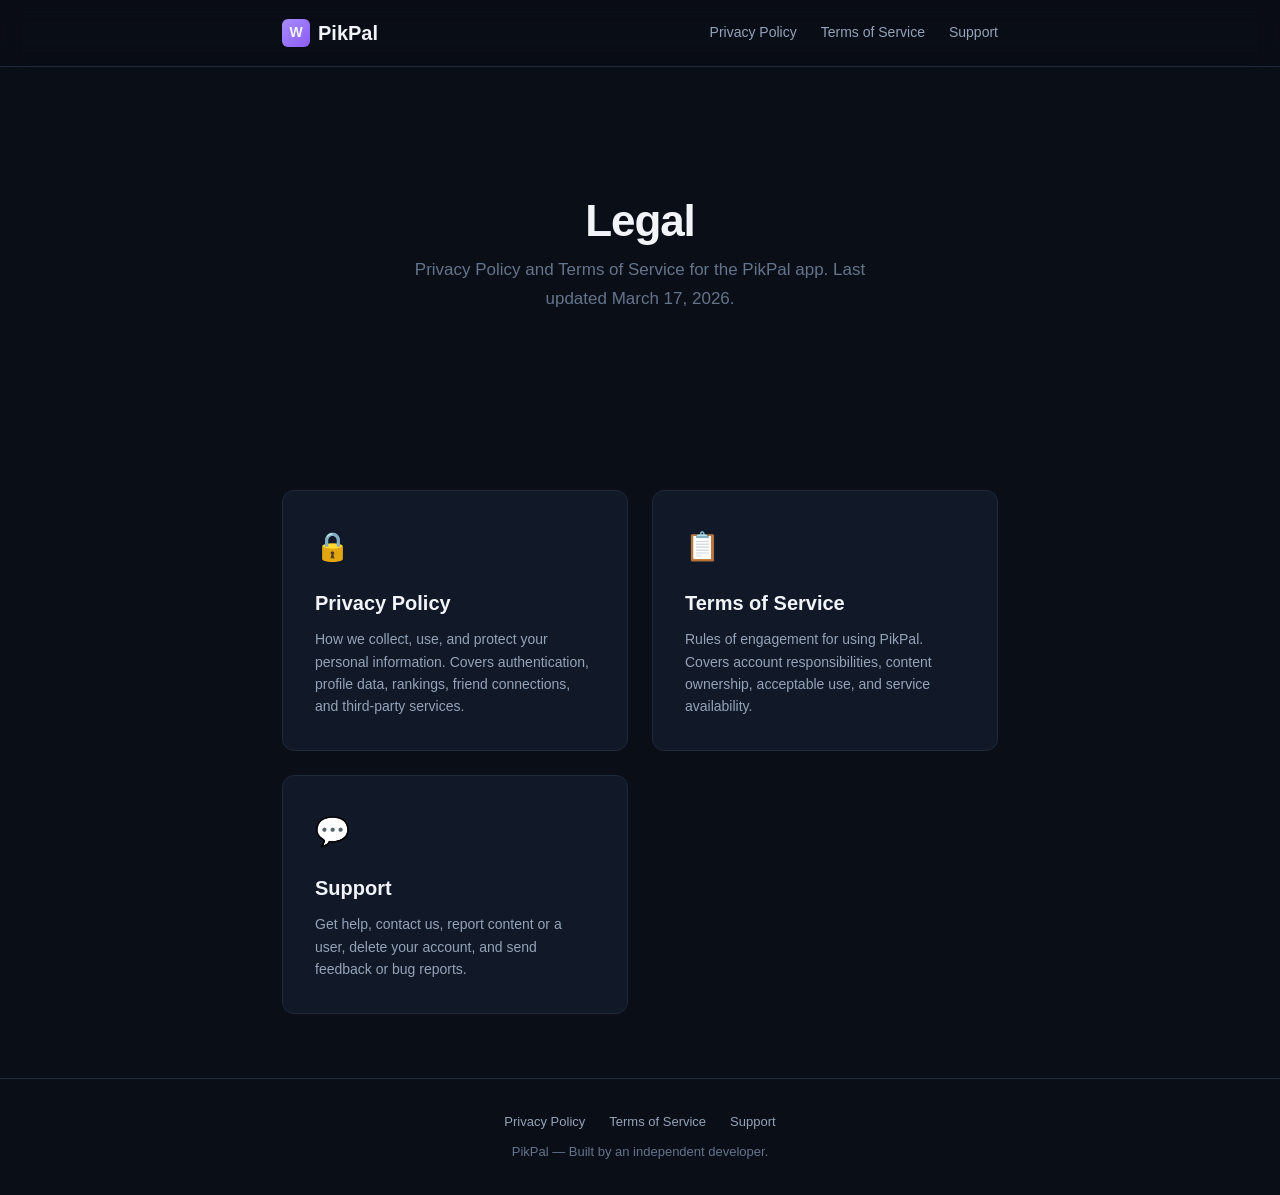
<file: index.html>
<!DOCTYPE html>
<html lang="en">
<head>
  <meta charset="UTF-8">
  <meta name="viewport" content="width=device-width, initial-scale=1.0">
  <title>PikPal — Legal</title>
  <meta name="description" content="Privacy Policy and Terms of Service for PikPal, a social movie and TV recommendation app.">
  <link rel="stylesheet" href="style.css">
  <link rel="icon" href="data:image/svg+xml,<svg xmlns='http://www.w3.org/2000/svg' viewBox='0 0 100 100'><text y='.9em' font-size='90'>🎬</text></svg>">
</head>
<body>
  <header class="site-header" role="banner">
    <div class="header-inner">
      <a href="/" class="logo" aria-label="PikPal home">
        <span class="logo-icon" aria-hidden="true">W</span>
        PikPal
      </a>
      <nav class="header-nav" aria-label="Legal pages">
        <a href="privacy-policy.html">Privacy Policy</a>
        <a href="terms-of-service.html">Terms of Service</a>
        <a href="support.html">Support</a>
      </nav>
    </div>
  </header>

  <main class="content">
    <div class="index-hero">
      <h1 class="page-title">Legal</h1>
      <p class="page-subtitle">Privacy Policy and Terms of Service for the PikPal app. Last updated March 17, 2026.</p>
    </div>

    <div class="card-grid">
      <a href="privacy-policy.html" class="card">
        <div class="card-icon" aria-hidden="true">🔒</div>
        <h2>Privacy Policy</h2>
        <p>How we collect, use, and protect your personal information. Covers authentication, profile data, rankings, friend connections, and third-party services.</p>
      </a>
      <a href="terms-of-service.html" class="card">
        <div class="card-icon" aria-hidden="true">📋</div>
        <h2>Terms of Service</h2>
        <p>Rules of engagement for using PikPal. Covers account responsibilities, content ownership, acceptable use, and service availability.</p>
      </a>
      <a href="support.html" class="card">
        <div class="card-icon" aria-hidden="true">💬</div>
        <h2>Support</h2>
        <p>Get help, contact us, report content or a user, delete your account, and send feedback or bug reports.</p>
      </a>
    </div>
  </main>

  <footer class="site-footer" role="contentinfo">
    <div class="footer-inner">
      <nav class="footer-links" aria-label="Footer navigation">
        <a href="privacy-policy.html">Privacy Policy</a>
        <a href="terms-of-service.html">Terms of Service</a>
        <a href="support.html">Support</a>
      </nav>
      <p>PikPal &mdash; Built by an independent developer.</p>
    </div>
  </footer>
</body>
</html>
</file>
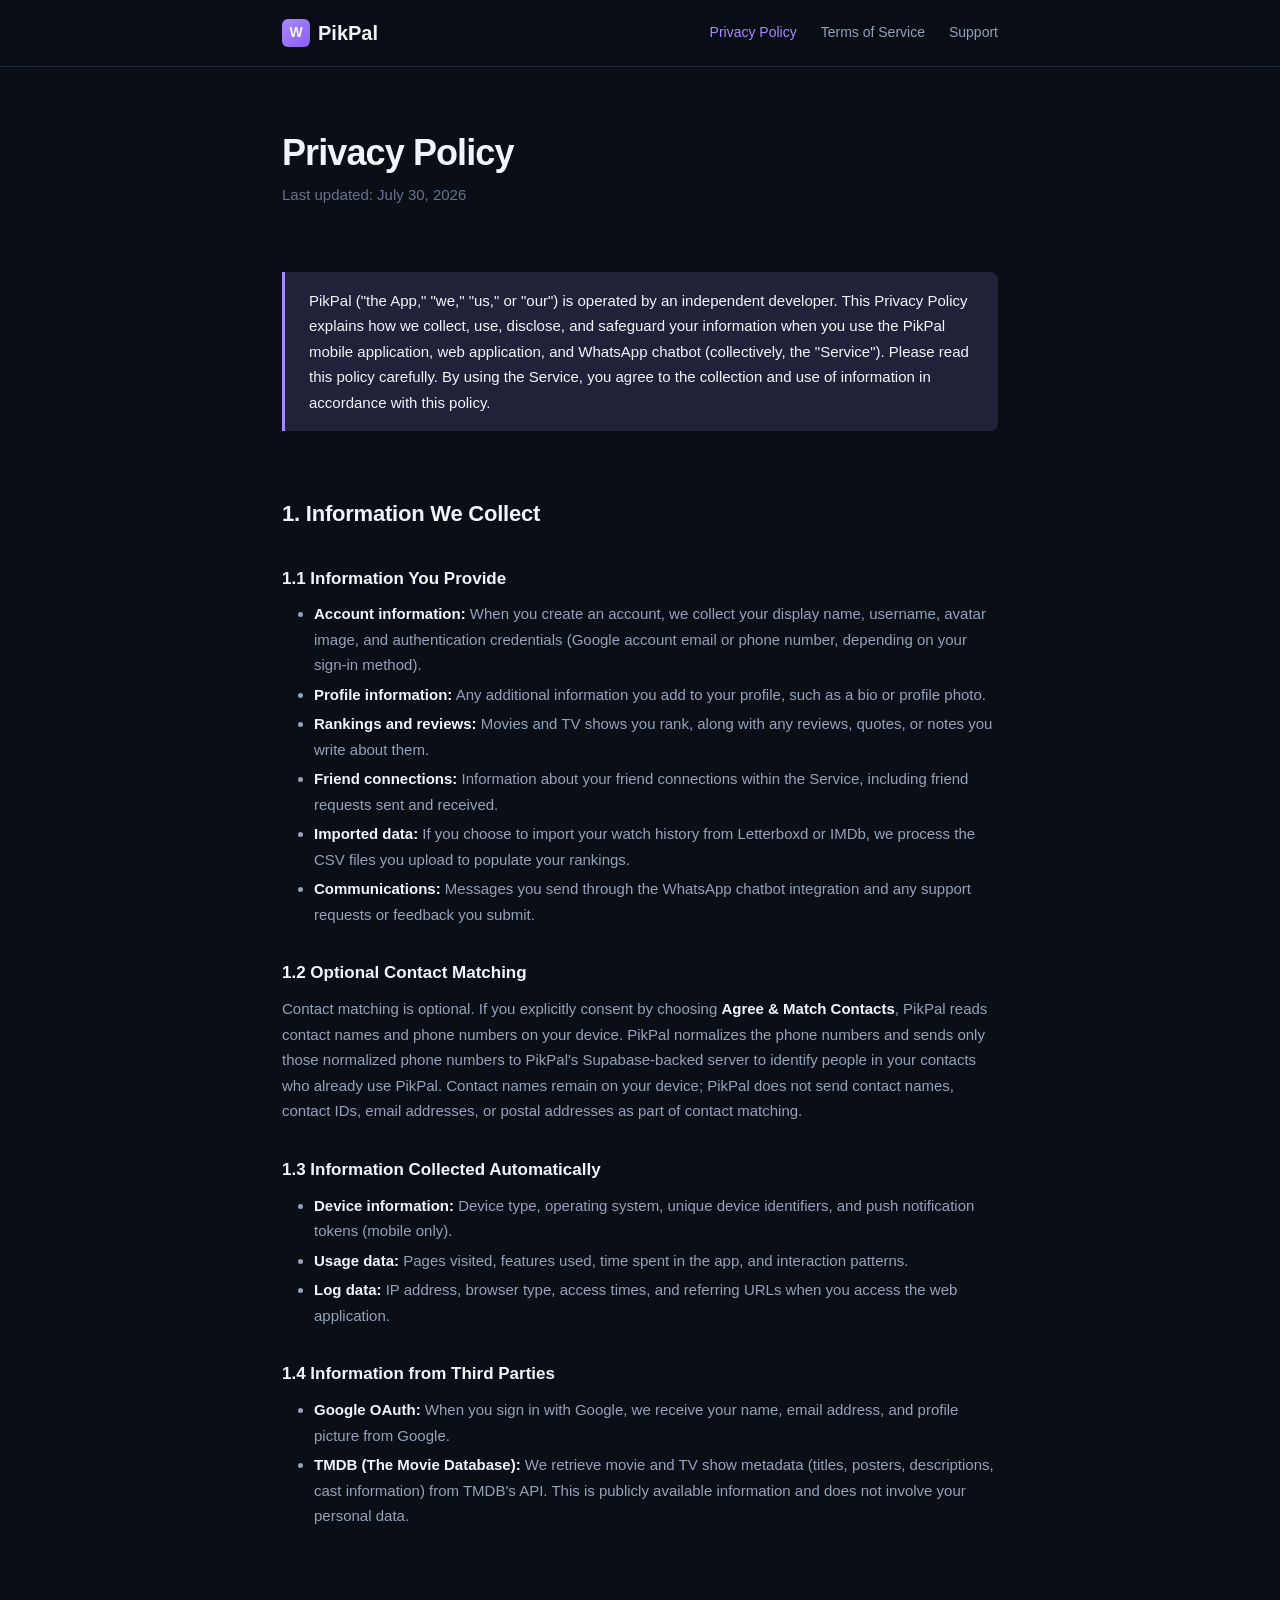
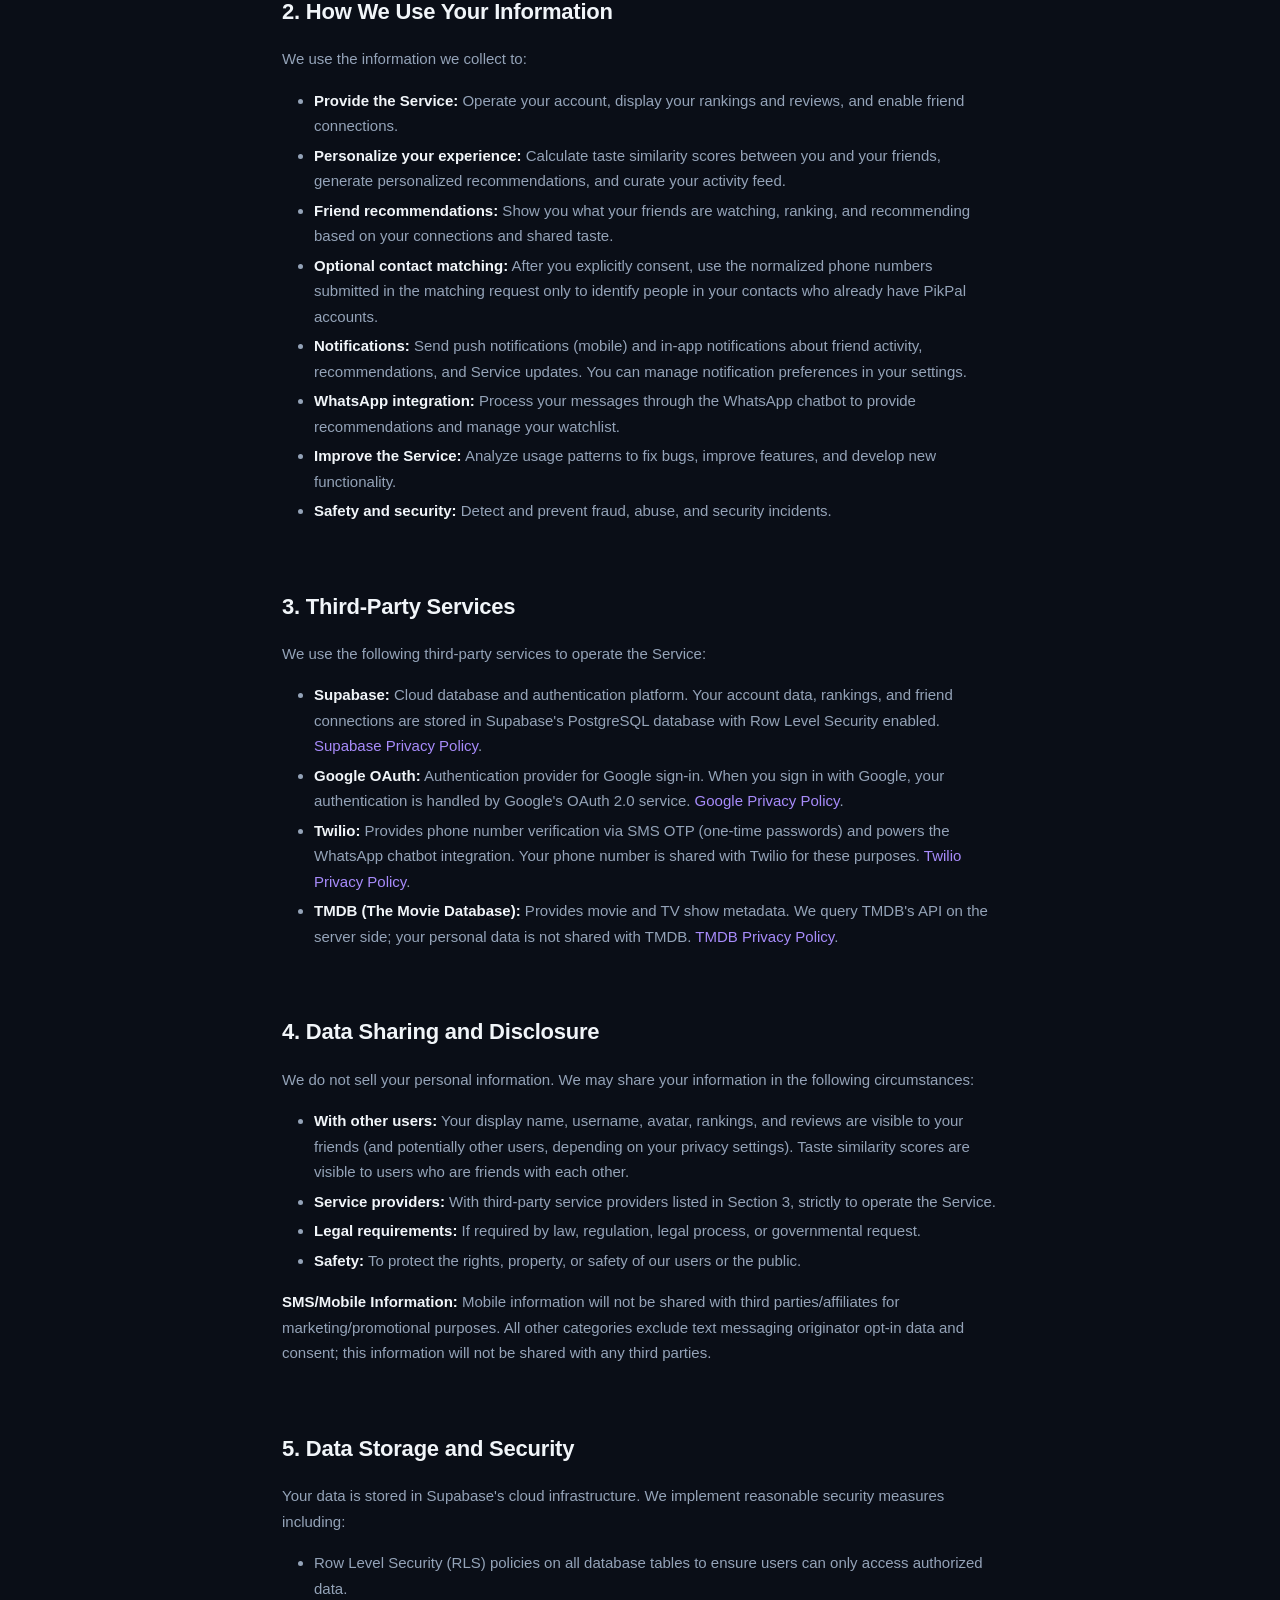
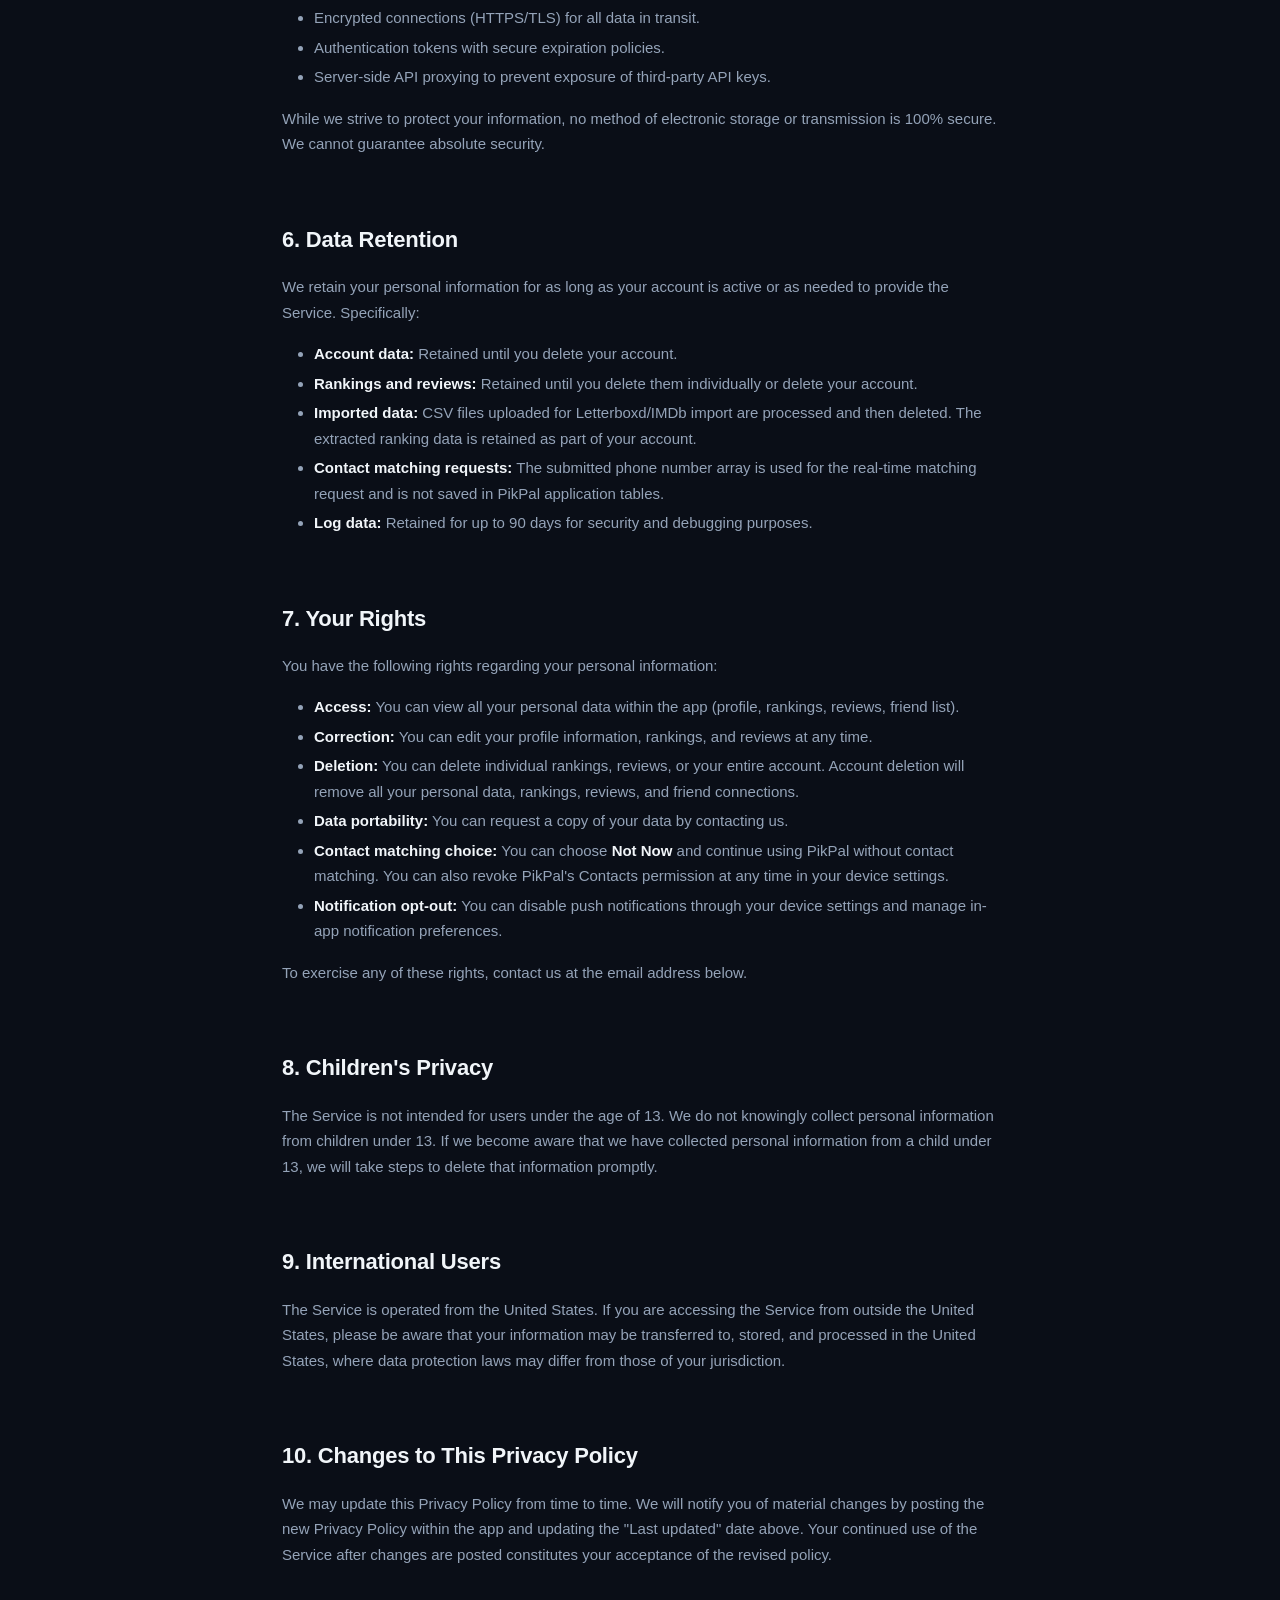
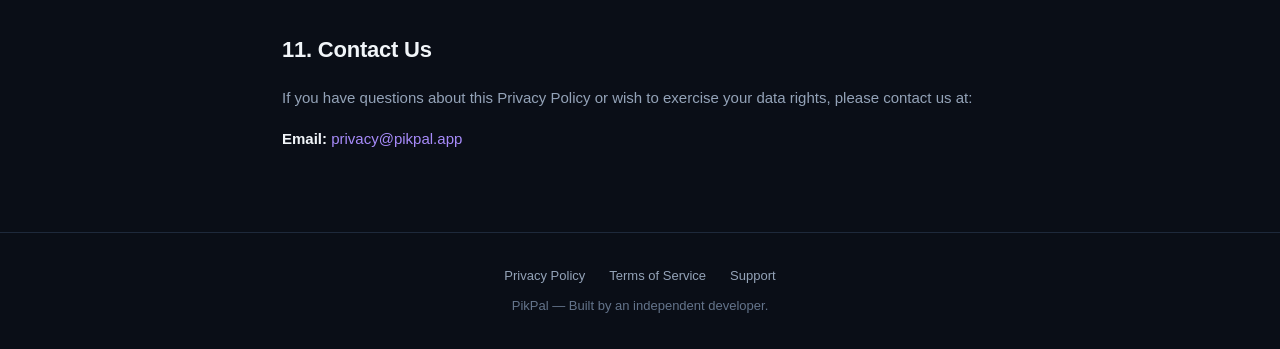
<file: privacy-policy.html>
<!DOCTYPE html>
<html lang="en">
<head>
  <meta charset="UTF-8">
  <meta name="viewport" content="width=device-width, initial-scale=1.0">
  <title>Privacy Policy — PikPal</title>
  <meta name="description" content="Privacy Policy for PikPal. Learn how we collect, use, and protect your personal information.">
  <link rel="stylesheet" href="style.css">
  <link rel="icon" href="data:image/svg+xml,<svg xmlns='http://www.w3.org/2000/svg' viewBox='0 0 100 100'><text y='.9em' font-size='90'>🎬</text></svg>">
</head>
<body>
  <header class="site-header" role="banner">
    <div class="header-inner">
      <a href="/" class="logo" aria-label="PikPal home">
        <span class="logo-icon" aria-hidden="true">W</span>
        PikPal
      </a>
      <nav class="header-nav" aria-label="Legal pages">
        <a href="privacy-policy.html" class="active" aria-current="page">Privacy Policy</a>
        <a href="terms-of-service.html">Terms of Service</a>
        <a href="support.html">Support</a>
      </nav>
    </div>
  </header>

  <main class="content">
    <h1 class="page-title">Privacy Policy</h1>
    <p class="page-subtitle">Last updated: July 30, 2026</p>

    <article class="legal-content">

      <div class="highlight-box">
        <p>PikPal ("the App," "we," "us," or "our") is operated by an independent developer. This Privacy Policy explains how we collect, use, disclose, and safeguard your information when you use the PikPal mobile application, web application, and WhatsApp chatbot (collectively, the "Service"). Please read this policy carefully. By using the Service, you agree to the collection and use of information in accordance with this policy.</p>
      </div>

      <h2 id="information-we-collect">1. Information We Collect</h2>

      <h3>1.1 Information You Provide</h3>
      <ul>
        <li><strong>Account information:</strong> When you create an account, we collect your display name, username, avatar image, and authentication credentials (Google account email or phone number, depending on your sign-in method).</li>
        <li><strong>Profile information:</strong> Any additional information you add to your profile, such as a bio or profile photo.</li>
        <li><strong>Rankings and reviews:</strong> Movies and TV shows you rank, along with any reviews, quotes, or notes you write about them.</li>
        <li><strong>Friend connections:</strong> Information about your friend connections within the Service, including friend requests sent and received.</li>
        <li><strong>Imported data:</strong> If you choose to import your watch history from Letterboxd or IMDb, we process the CSV files you upload to populate your rankings.</li>
        <li><strong>Communications:</strong> Messages you send through the WhatsApp chatbot integration and any support requests or feedback you submit.</li>
      </ul>

      <h3>1.2 Optional Contact Matching</h3>
      <p>Contact matching is optional. If you explicitly consent by choosing <strong>Agree &amp; Match Contacts</strong>, PikPal reads contact names and phone numbers on your device. PikPal normalizes the phone numbers and sends only those normalized phone numbers to PikPal's Supabase-backed server to identify people in your contacts who already use PikPal. Contact names remain on your device; PikPal does not send contact names, contact IDs, email addresses, or postal addresses as part of contact matching.</p>

      <h3>1.3 Information Collected Automatically</h3>
      <ul>
        <li><strong>Device information:</strong> Device type, operating system, unique device identifiers, and push notification tokens (mobile only).</li>
        <li><strong>Usage data:</strong> Pages visited, features used, time spent in the app, and interaction patterns.</li>
        <li><strong>Log data:</strong> IP address, browser type, access times, and referring URLs when you access the web application.</li>
      </ul>

      <h3>1.4 Information from Third Parties</h3>
      <ul>
        <li><strong>Google OAuth:</strong> When you sign in with Google, we receive your name, email address, and profile picture from Google.</li>
        <li><strong>TMDB (The Movie Database):</strong> We retrieve movie and TV show metadata (titles, posters, descriptions, cast information) from TMDB's API. This is publicly available information and does not involve your personal data.</li>
      </ul>

      <h2 id="how-we-use">2. How We Use Your Information</h2>
      <p>We use the information we collect to:</p>
      <ul>
        <li><strong>Provide the Service:</strong> Operate your account, display your rankings and reviews, and enable friend connections.</li>
        <li><strong>Personalize your experience:</strong> Calculate taste similarity scores between you and your friends, generate personalized recommendations, and curate your activity feed.</li>
        <li><strong>Friend recommendations:</strong> Show you what your friends are watching, ranking, and recommending based on your connections and shared taste.</li>
        <li><strong>Optional contact matching:</strong> After you explicitly consent, use the normalized phone numbers submitted in the matching request only to identify people in your contacts who already have PikPal accounts.</li>
        <li><strong>Notifications:</strong> Send push notifications (mobile) and in-app notifications about friend activity, recommendations, and Service updates. You can manage notification preferences in your settings.</li>
        <li><strong>WhatsApp integration:</strong> Process your messages through the WhatsApp chatbot to provide recommendations and manage your watchlist.</li>
        <li><strong>Improve the Service:</strong> Analyze usage patterns to fix bugs, improve features, and develop new functionality.</li>
        <li><strong>Safety and security:</strong> Detect and prevent fraud, abuse, and security incidents.</li>
      </ul>

      <h2 id="third-party-services">3. Third-Party Services</h2>
      <p>We use the following third-party services to operate the Service:</p>
      <ul>
        <li><strong>Supabase:</strong> Cloud database and authentication platform. Your account data, rankings, and friend connections are stored in Supabase's PostgreSQL database with Row Level Security enabled. <a href="https://supabase.com/privacy" rel="noopener noreferrer" target="_blank">Supabase Privacy Policy</a>.</li>
        <li><strong>Google OAuth:</strong> Authentication provider for Google sign-in. When you sign in with Google, your authentication is handled by Google's OAuth 2.0 service. <a href="https://policies.google.com/privacy" rel="noopener noreferrer" target="_blank">Google Privacy Policy</a>.</li>
        <li><strong>Twilio:</strong> Provides phone number verification via SMS OTP (one-time passwords) and powers the WhatsApp chatbot integration. Your phone number is shared with Twilio for these purposes. <a href="https://www.twilio.com/legal/privacy" rel="noopener noreferrer" target="_blank">Twilio Privacy Policy</a>.</li>
        <li><strong>TMDB (The Movie Database):</strong> Provides movie and TV show metadata. We query TMDB's API on the server side; your personal data is not shared with TMDB. <a href="https://www.themoviedb.org/privacy-policy" rel="noopener noreferrer" target="_blank">TMDB Privacy Policy</a>.</li>
      </ul>

      <h2 id="data-sharing">4. Data Sharing and Disclosure</h2>
      <p>We do not sell your personal information. We may share your information in the following circumstances:</p>
      <ul>
        <li><strong>With other users:</strong> Your display name, username, avatar, rankings, and reviews are visible to your friends (and potentially other users, depending on your privacy settings). Taste similarity scores are visible to users who are friends with each other.</li>
        <li><strong>Service providers:</strong> With third-party service providers listed in Section 3, strictly to operate the Service.</li>
        <li><strong>Legal requirements:</strong> If required by law, regulation, legal process, or governmental request.</li>
        <li><strong>Safety:</strong> To protect the rights, property, or safety of our users or the public.</li>
      </ul>
      <p><strong>SMS/Mobile Information:</strong> Mobile information will not be shared with third parties/affiliates for marketing/promotional purposes. All other categories exclude text messaging originator opt-in data and consent; this information will not be shared with any third parties.</p>

      <h2 id="data-storage">5. Data Storage and Security</h2>
      <p>Your data is stored in Supabase's cloud infrastructure. We implement reasonable security measures including:</p>
      <ul>
        <li>Row Level Security (RLS) policies on all database tables to ensure users can only access authorized data.</li>
        <li>Encrypted connections (HTTPS/TLS) for all data in transit.</li>
        <li>Authentication tokens with secure expiration policies.</li>
        <li>Server-side API proxying to prevent exposure of third-party API keys.</li>
      </ul>
      <p>While we strive to protect your information, no method of electronic storage or transmission is 100% secure. We cannot guarantee absolute security.</p>

      <h2 id="data-retention">6. Data Retention</h2>
      <p>We retain your personal information for as long as your account is active or as needed to provide the Service. Specifically:</p>
      <ul>
        <li><strong>Account data:</strong> Retained until you delete your account.</li>
        <li><strong>Rankings and reviews:</strong> Retained until you delete them individually or delete your account.</li>
        <li><strong>Imported data:</strong> CSV files uploaded for Letterboxd/IMDb import are processed and then deleted. The extracted ranking data is retained as part of your account.</li>
        <li><strong>Contact matching requests:</strong> The submitted phone number array is used for the real-time matching request and is not saved in PikPal application tables.</li>
        <li><strong>Log data:</strong> Retained for up to 90 days for security and debugging purposes.</li>
      </ul>

      <h2 id="your-rights">7. Your Rights</h2>
      <p>You have the following rights regarding your personal information:</p>
      <ul>
        <li><strong>Access:</strong> You can view all your personal data within the app (profile, rankings, reviews, friend list).</li>
        <li><strong>Correction:</strong> You can edit your profile information, rankings, and reviews at any time.</li>
        <li><strong>Deletion:</strong> You can delete individual rankings, reviews, or your entire account. Account deletion will remove all your personal data, rankings, reviews, and friend connections.</li>
        <li><strong>Data portability:</strong> You can request a copy of your data by contacting us.</li>
        <li><strong>Contact matching choice:</strong> You can choose <strong>Not Now</strong> and continue using PikPal without contact matching. You can also revoke PikPal's Contacts permission at any time in your device settings.</li>
        <li><strong>Notification opt-out:</strong> You can disable push notifications through your device settings and manage in-app notification preferences.</li>
      </ul>
      <p>To exercise any of these rights, contact us at the email address below.</p>

      <h2 id="childrens-privacy">8. Children's Privacy</h2>
      <p>The Service is not intended for users under the age of 13. We do not knowingly collect personal information from children under 13. If we become aware that we have collected personal information from a child under 13, we will take steps to delete that information promptly.</p>

      <h2 id="international-users">9. International Users</h2>
      <p>The Service is operated from the United States. If you are accessing the Service from outside the United States, please be aware that your information may be transferred to, stored, and processed in the United States, where data protection laws may differ from those of your jurisdiction.</p>

      <h2 id="changes">10. Changes to This Privacy Policy</h2>
      <p>We may update this Privacy Policy from time to time. We will notify you of material changes by posting the new Privacy Policy within the app and updating the "Last updated" date above. Your continued use of the Service after changes are posted constitutes your acceptance of the revised policy.</p>

      <h2 id="contact">11. Contact Us</h2>
      <p>If you have questions about this Privacy Policy or wish to exercise your data rights, please contact us at:</p>
      <p><strong>Email:</strong> <a href="mailto:privacy@pikpal.app">privacy@pikpal.app</a></p>

    </article>
  </main>

  <footer class="site-footer" role="contentinfo">
    <div class="footer-inner">
      <nav class="footer-links" aria-label="Footer navigation">
        <a href="privacy-policy.html" aria-current="page">Privacy Policy</a>
        <a href="terms-of-service.html">Terms of Service</a>
        <a href="support.html">Support</a>
      </nav>
      <p>PikPal &mdash; Built by an independent developer.</p>
    </div>
  </footer>
</body>
</html>
</file>
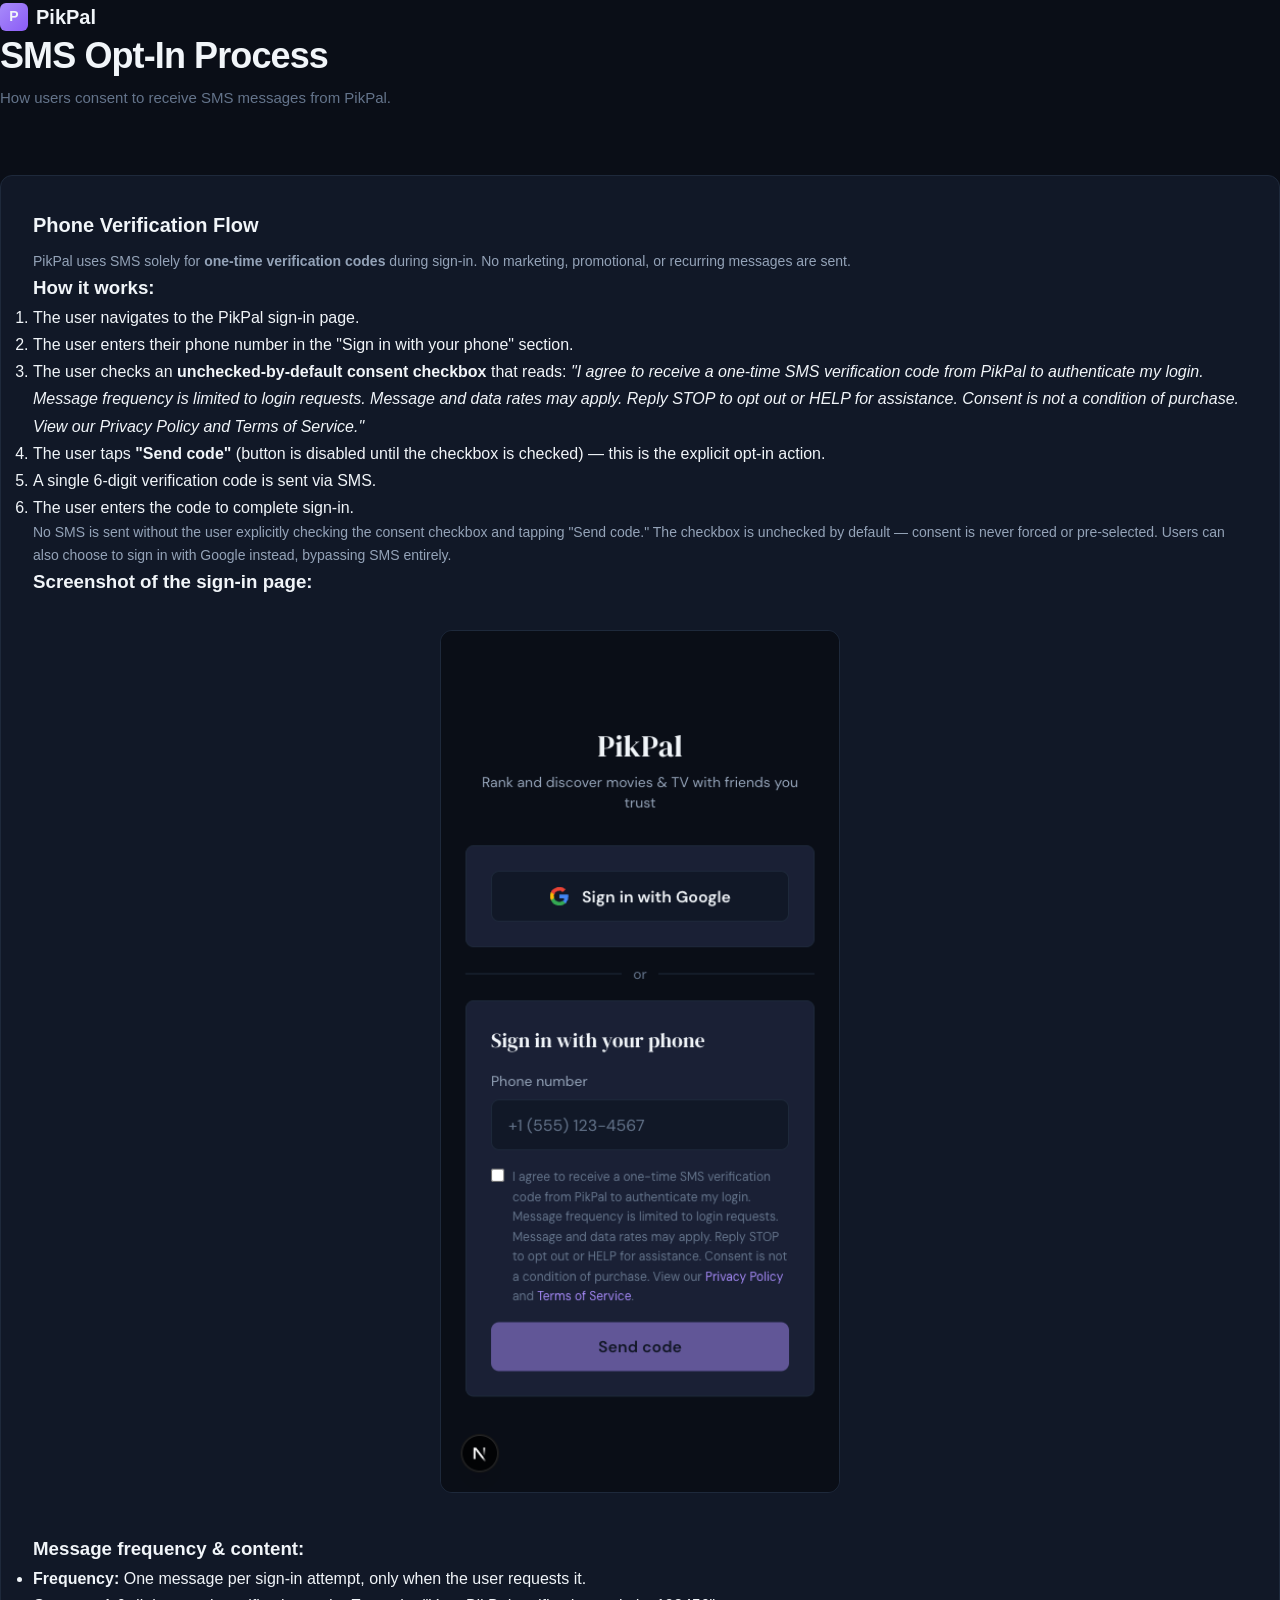
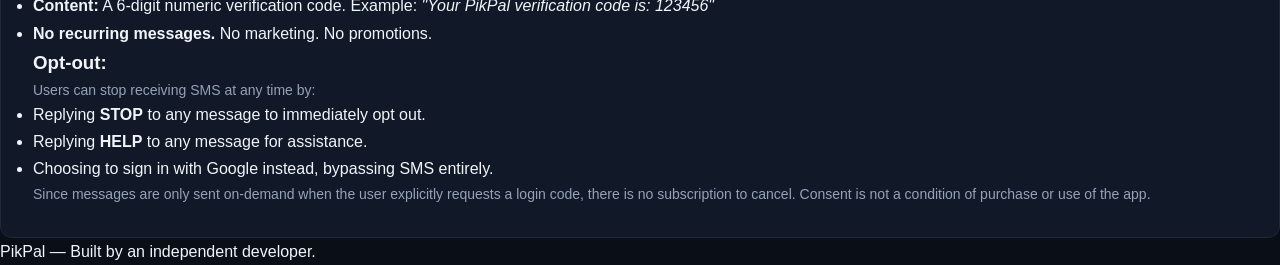
<file: sms-opt-in.html>
<!DOCTYPE html>
<html lang="en">
<head>
  <meta charset="UTF-8">
  <meta name="viewport" content="width=device-width, initial-scale=1.0">
  <title>SMS Opt-In — PikPal</title>
  <link rel="stylesheet" href="style.css">
</head>
<body>
  <header>
    <nav>
      <a href="/" class="logo" aria-label="PikPal home">
        <span class="logo-icon">P</span>
        PikPal
      </a>
    </nav>
  </header>

  <main class="container">
    <h1 class="page-title">SMS Opt-In Process</h1>
    <p class="page-subtitle">How users consent to receive SMS messages from PikPal.</p>

    <section class="card">
      <h2>Phone Verification Flow</h2>
      <p>PikPal uses SMS solely for <strong>one-time verification codes</strong> during sign-in. No marketing, promotional, or recurring messages are sent.</p>

      <h3>How it works:</h3>
      <ol>
        <li>The user navigates to the PikPal sign-in page.</li>
        <li>The user enters their phone number in the "Sign in with your phone" section.</li>
        <li>The user checks an <strong>unchecked-by-default consent checkbox</strong> that reads: <em>"I agree to receive a one-time SMS verification code from PikPal to authenticate my login. Message frequency is limited to login requests. Message and data rates may apply. Reply STOP to opt out or HELP for assistance. Consent is not a condition of purchase. View our Privacy Policy and Terms of Service."</em></li>
        <li>The user taps <strong>"Send code"</strong> (button is disabled until the checkbox is checked) — this is the explicit opt-in action.</li>
        <li>A single 6-digit verification code is sent via SMS.</li>
        <li>The user enters the code to complete sign-in.</li>
      </ol>
      <p>No SMS is sent without the user explicitly checking the consent checkbox and tapping "Send code." The checkbox is unchecked by default — consent is never forced or pre-selected. Users can also choose to sign in with Google instead, bypassing SMS entirely.</p>

      <h3>Screenshot of the sign-in page:</h3>
      <div style="text-align:center; margin: 2rem 0;">
        <img src="pikpal-login-opt-in.png" alt="PikPal login page showing phone number input and Send code button with SMS consent text" style="max-width: 400px; width: 100%; border-radius: 12px; border: 1px solid #1E293B;">
      </div>

      <h3>Message frequency &amp; content:</h3>
      <ul>
        <li><strong>Frequency:</strong> One message per sign-in attempt, only when the user requests it.</li>
        <li><strong>Content:</strong> A 6-digit numeric verification code. Example: <em>"Your PikPal verification code is: 123456"</em></li>
        <li><strong>No recurring messages.</strong> No marketing. No promotions.</li>
      </ul>

      <h3>Opt-out:</h3>
      <p>Users can stop receiving SMS at any time by:</p>
      <ul>
        <li>Replying <strong>STOP</strong> to any message to immediately opt out.</li>
        <li>Replying <strong>HELP</strong> to any message for assistance.</li>
        <li>Choosing to sign in with Google instead, bypassing SMS entirely.</li>
      </ul>
      <p>Since messages are only sent on-demand when the user explicitly requests a login code, there is no subscription to cancel. Consent is not a condition of purchase or use of the app.</p>
    </section>
  </main>

  <footer>
    <div class="container">
      <p>PikPal &mdash; Built by an independent developer.</p>
    </div>
  </footer>
</body>
</html>
</file>
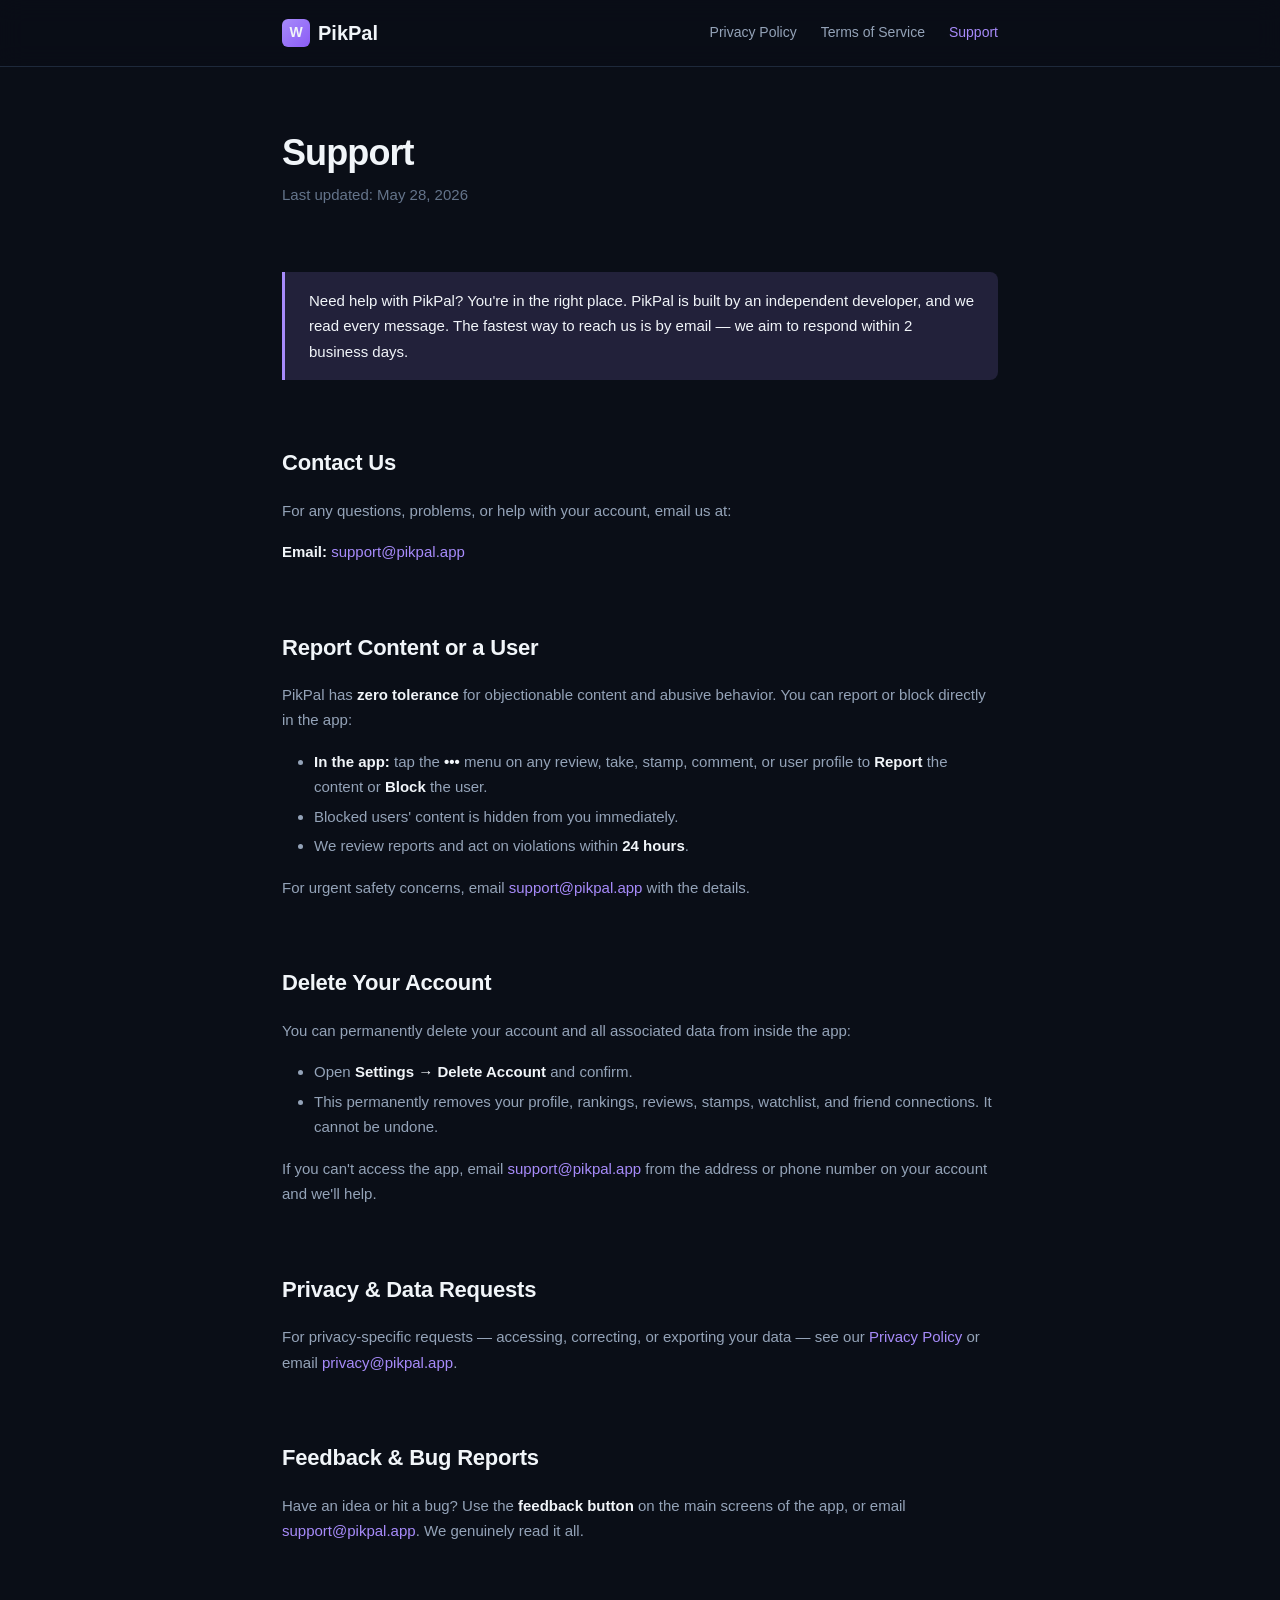
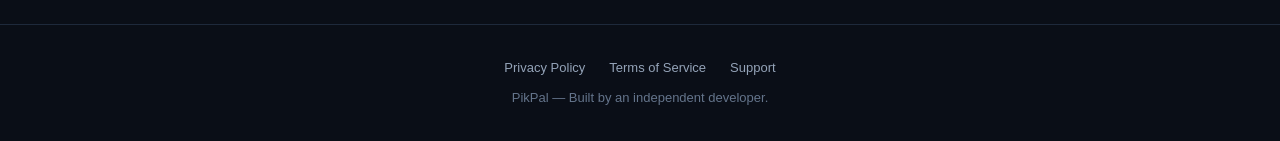
<file: support.html>
<!DOCTYPE html>
<html lang="en">
<head>
  <meta charset="UTF-8">
  <meta name="viewport" content="width=device-width, initial-scale=1.0">
  <title>Support — PikPal</title>
  <meta name="description" content="Get help with PikPal — contact support, report content, manage your account, and send feedback.">
  <link rel="stylesheet" href="style.css">
  <link rel="icon" href="data:image/svg+xml,<svg xmlns='http://www.w3.org/2000/svg' viewBox='0 0 100 100'><text y='.9em' font-size='90'>🎬</text></svg>">
</head>
<body>
  <header class="site-header" role="banner">
    <div class="header-inner">
      <a href="/" class="logo" aria-label="PikPal home">
        <span class="logo-icon" aria-hidden="true">W</span>
        PikPal
      </a>
      <nav class="header-nav" aria-label="Legal pages">
        <a href="privacy-policy.html">Privacy Policy</a>
        <a href="terms-of-service.html">Terms of Service</a>
        <a href="support.html" class="active" aria-current="page">Support</a>
      </nav>
    </div>
  </header>

  <main class="content">
    <h1 class="page-title">Support</h1>
    <p class="page-subtitle">Last updated: May 28, 2026</p>

    <article class="legal-content">

      <div class="highlight-box">
        <p>Need help with PikPal? You're in the right place. PikPal is built by an independent developer, and we read every message. The fastest way to reach us is by email — we aim to respond within 2 business days.</p>
      </div>

      <h2 id="contact">Contact Us</h2>
      <p>For any questions, problems, or help with your account, email us at:</p>
      <p><strong>Email:</strong> <a href="mailto:support@pikpal.app">support@pikpal.app</a></p>

      <h2 id="report">Report Content or a User</h2>
      <p>PikPal has <strong>zero tolerance</strong> for objectionable content and abusive behavior. You can report or block directly in the app:</p>
      <ul>
        <li><strong>In the app:</strong> tap the <strong>•••</strong> menu on any review, take, stamp, comment, or user profile to <strong>Report</strong> the content or <strong>Block</strong> the user.</li>
        <li>Blocked users' content is hidden from you immediately.</li>
        <li>We review reports and act on violations within <strong>24 hours</strong>.</li>
      </ul>
      <p>For urgent safety concerns, email <a href="mailto:support@pikpal.app">support@pikpal.app</a> with the details.</p>

      <h2 id="delete-account">Delete Your Account</h2>
      <p>You can permanently delete your account and all associated data from inside the app:</p>
      <ul>
        <li>Open <strong>Settings → Delete Account</strong> and confirm.</li>
        <li>This permanently removes your profile, rankings, reviews, stamps, watchlist, and friend connections. It cannot be undone.</li>
      </ul>
      <p>If you can't access the app, email <a href="mailto:support@pikpal.app">support@pikpal.app</a> from the address or phone number on your account and we'll help.</p>

      <h2 id="privacy">Privacy &amp; Data Requests</h2>
      <p>For privacy-specific requests — accessing, correcting, or exporting your data — see our <a href="privacy-policy.html">Privacy Policy</a> or email <a href="mailto:privacy@pikpal.app">privacy@pikpal.app</a>.</p>

      <h2 id="feedback">Feedback &amp; Bug Reports</h2>
      <p>Have an idea or hit a bug? Use the <strong>feedback button</strong> on the main screens of the app, or email <a href="mailto:support@pikpal.app">support@pikpal.app</a>. We genuinely read it all.</p>

    </article>
  </main>

  <footer class="site-footer" role="contentinfo">
    <div class="footer-inner">
      <nav class="footer-links" aria-label="Footer navigation">
        <a href="privacy-policy.html">Privacy Policy</a>
        <a href="terms-of-service.html">Terms of Service</a>
        <a href="support.html" aria-current="page">Support</a>
      </nav>
      <p>PikPal &mdash; Built by an independent developer.</p>
    </div>
  </footer>
</body>
</html>
</file>
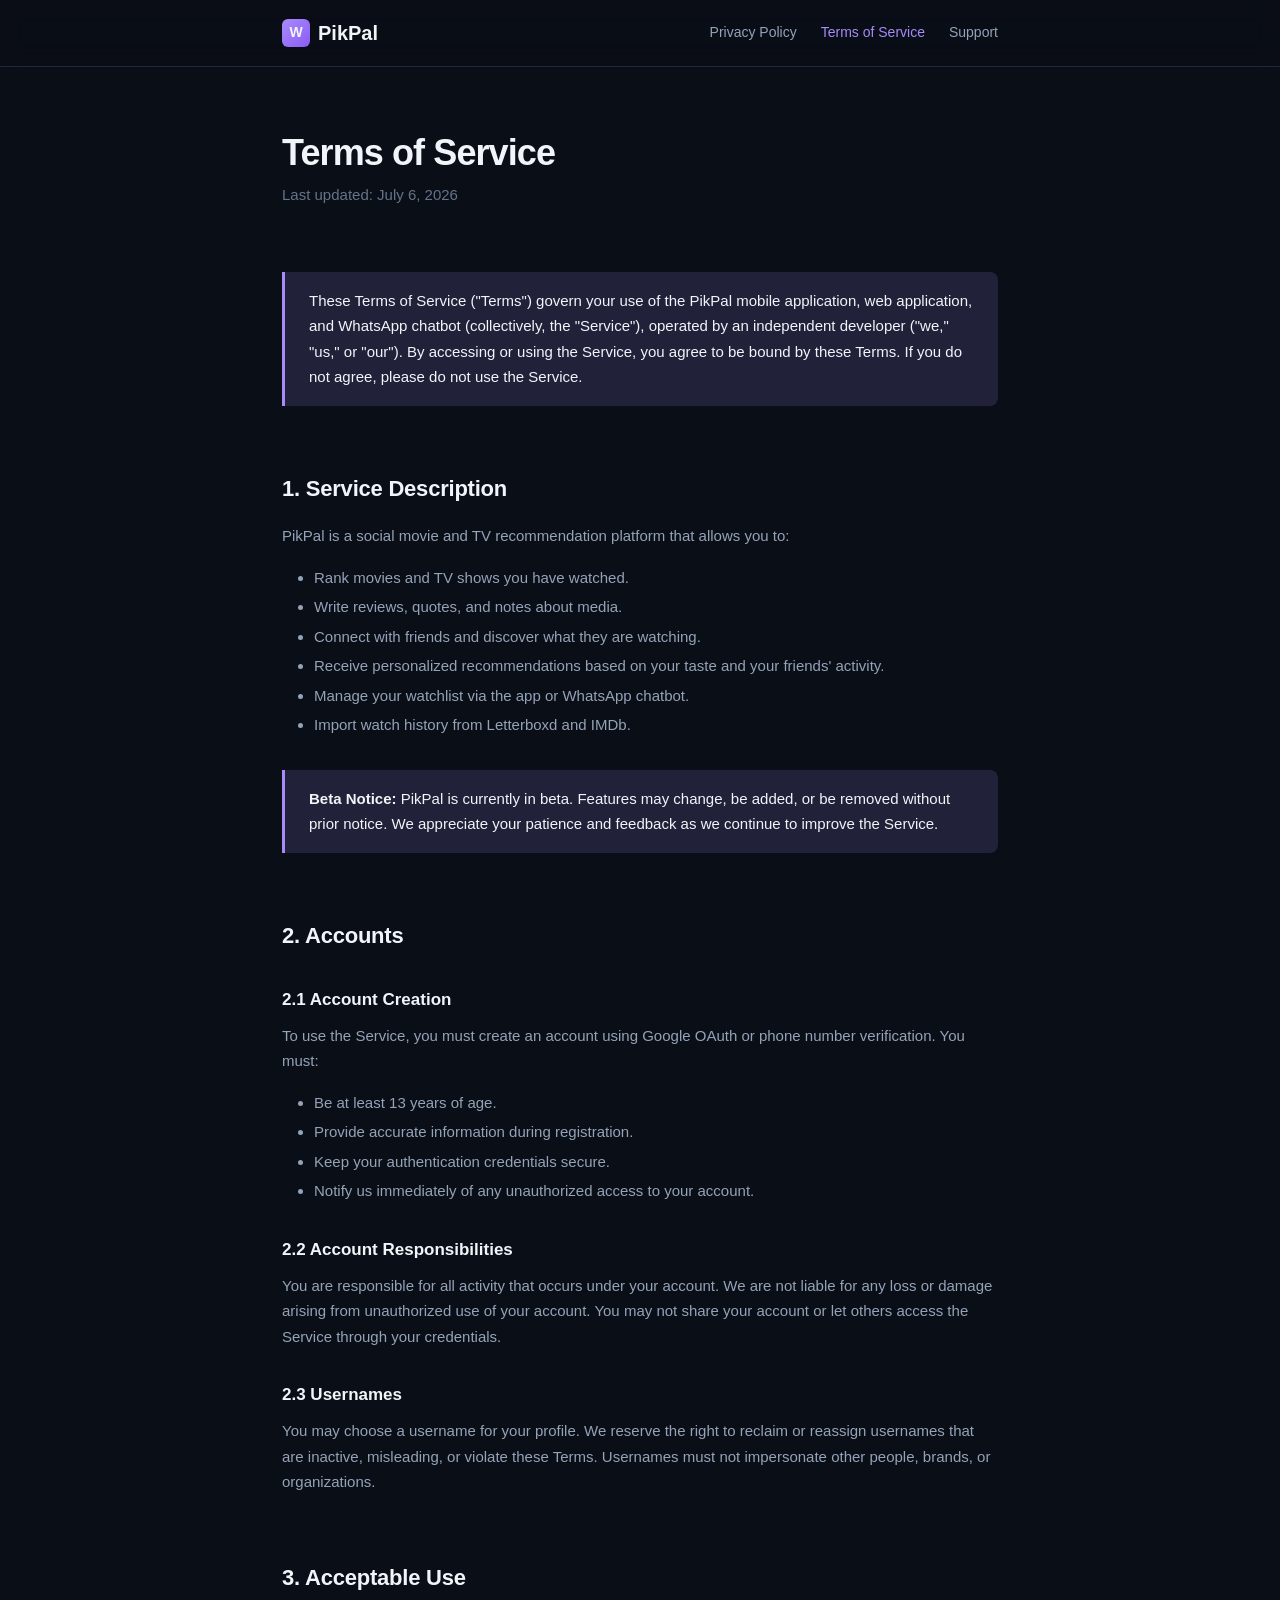
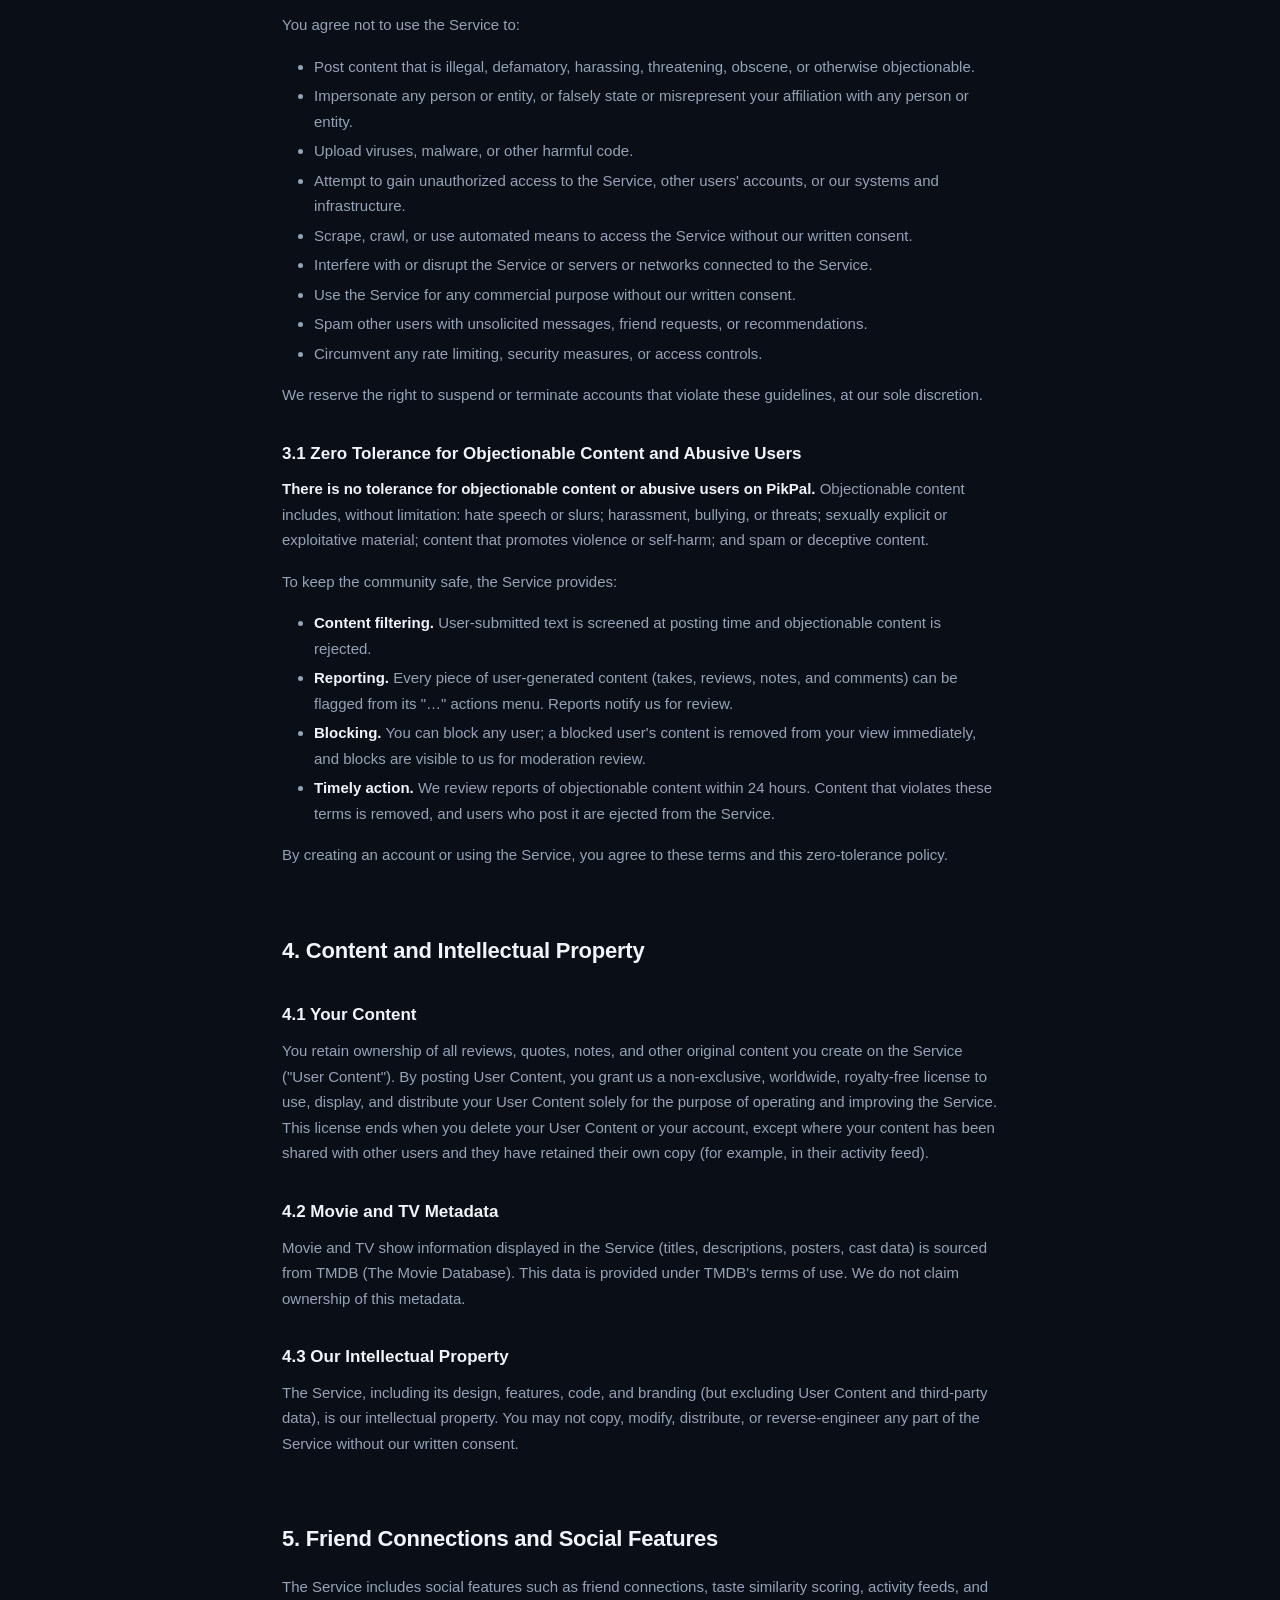
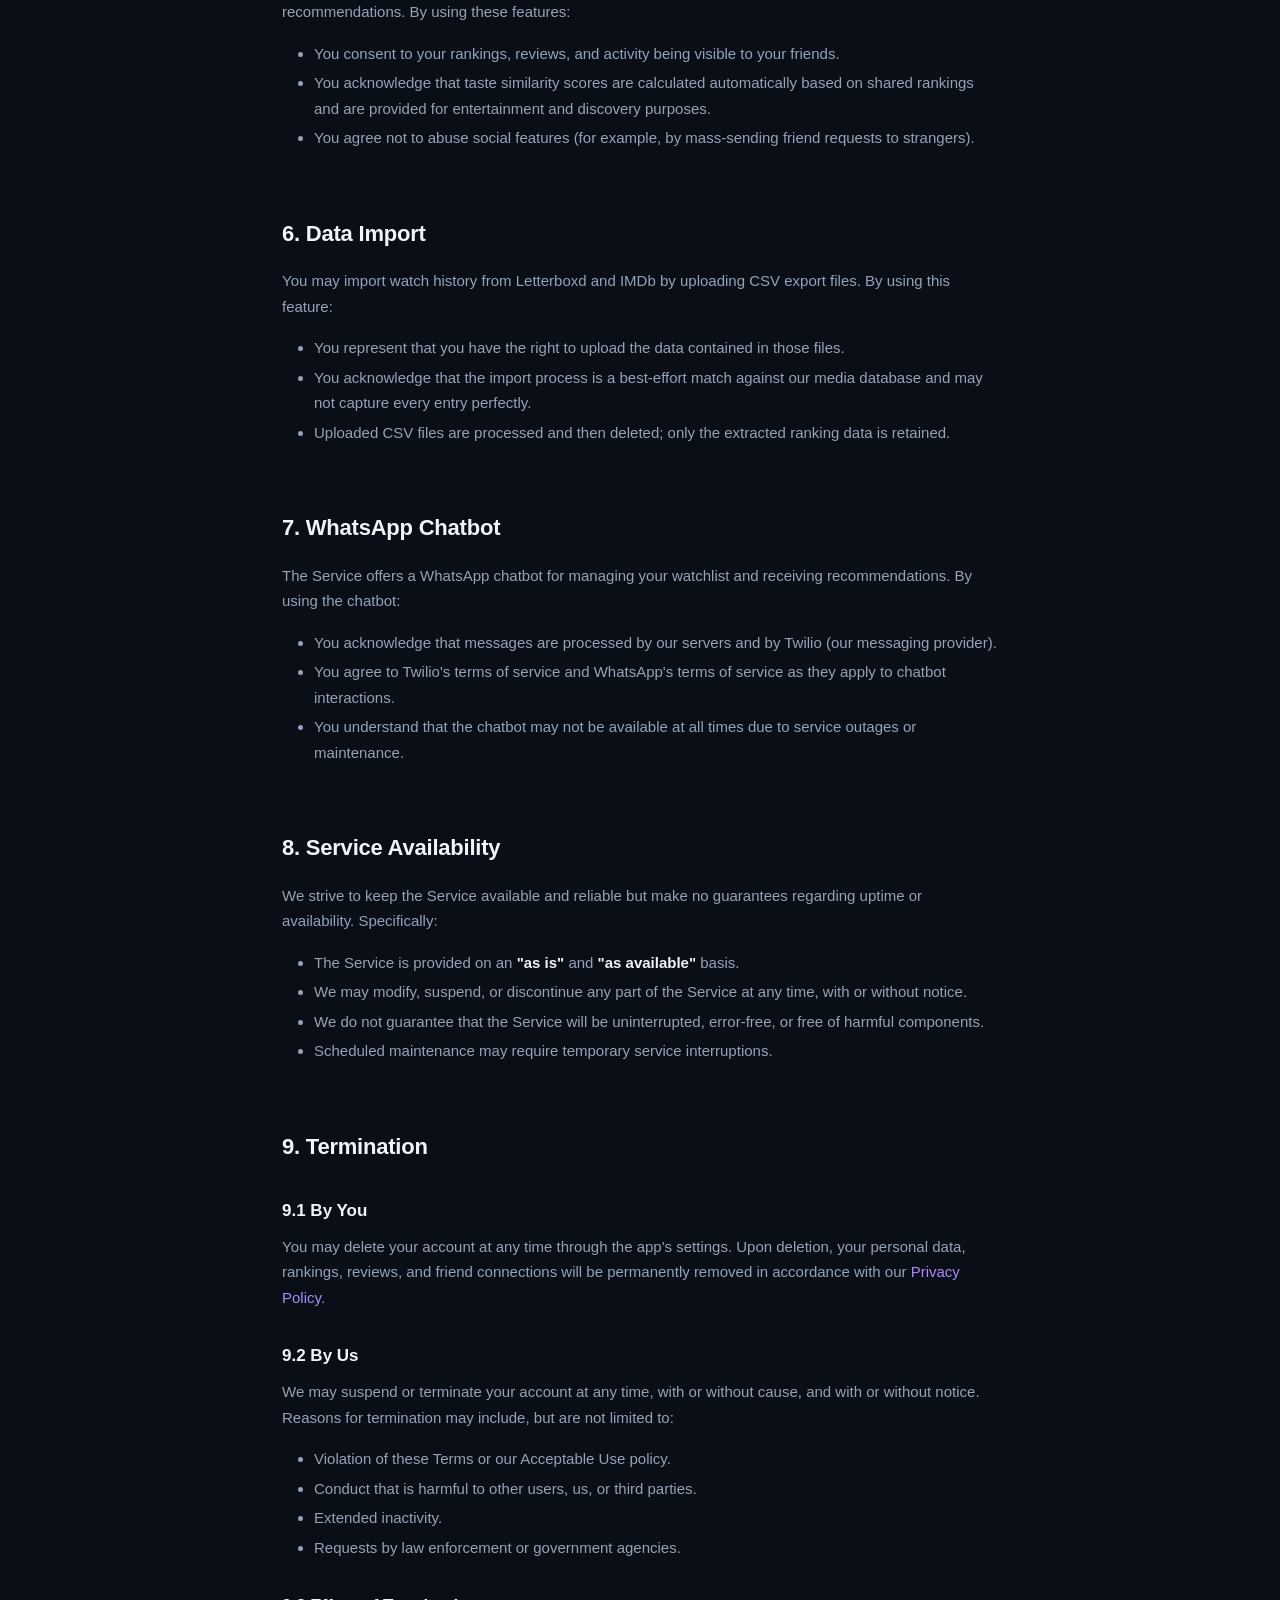
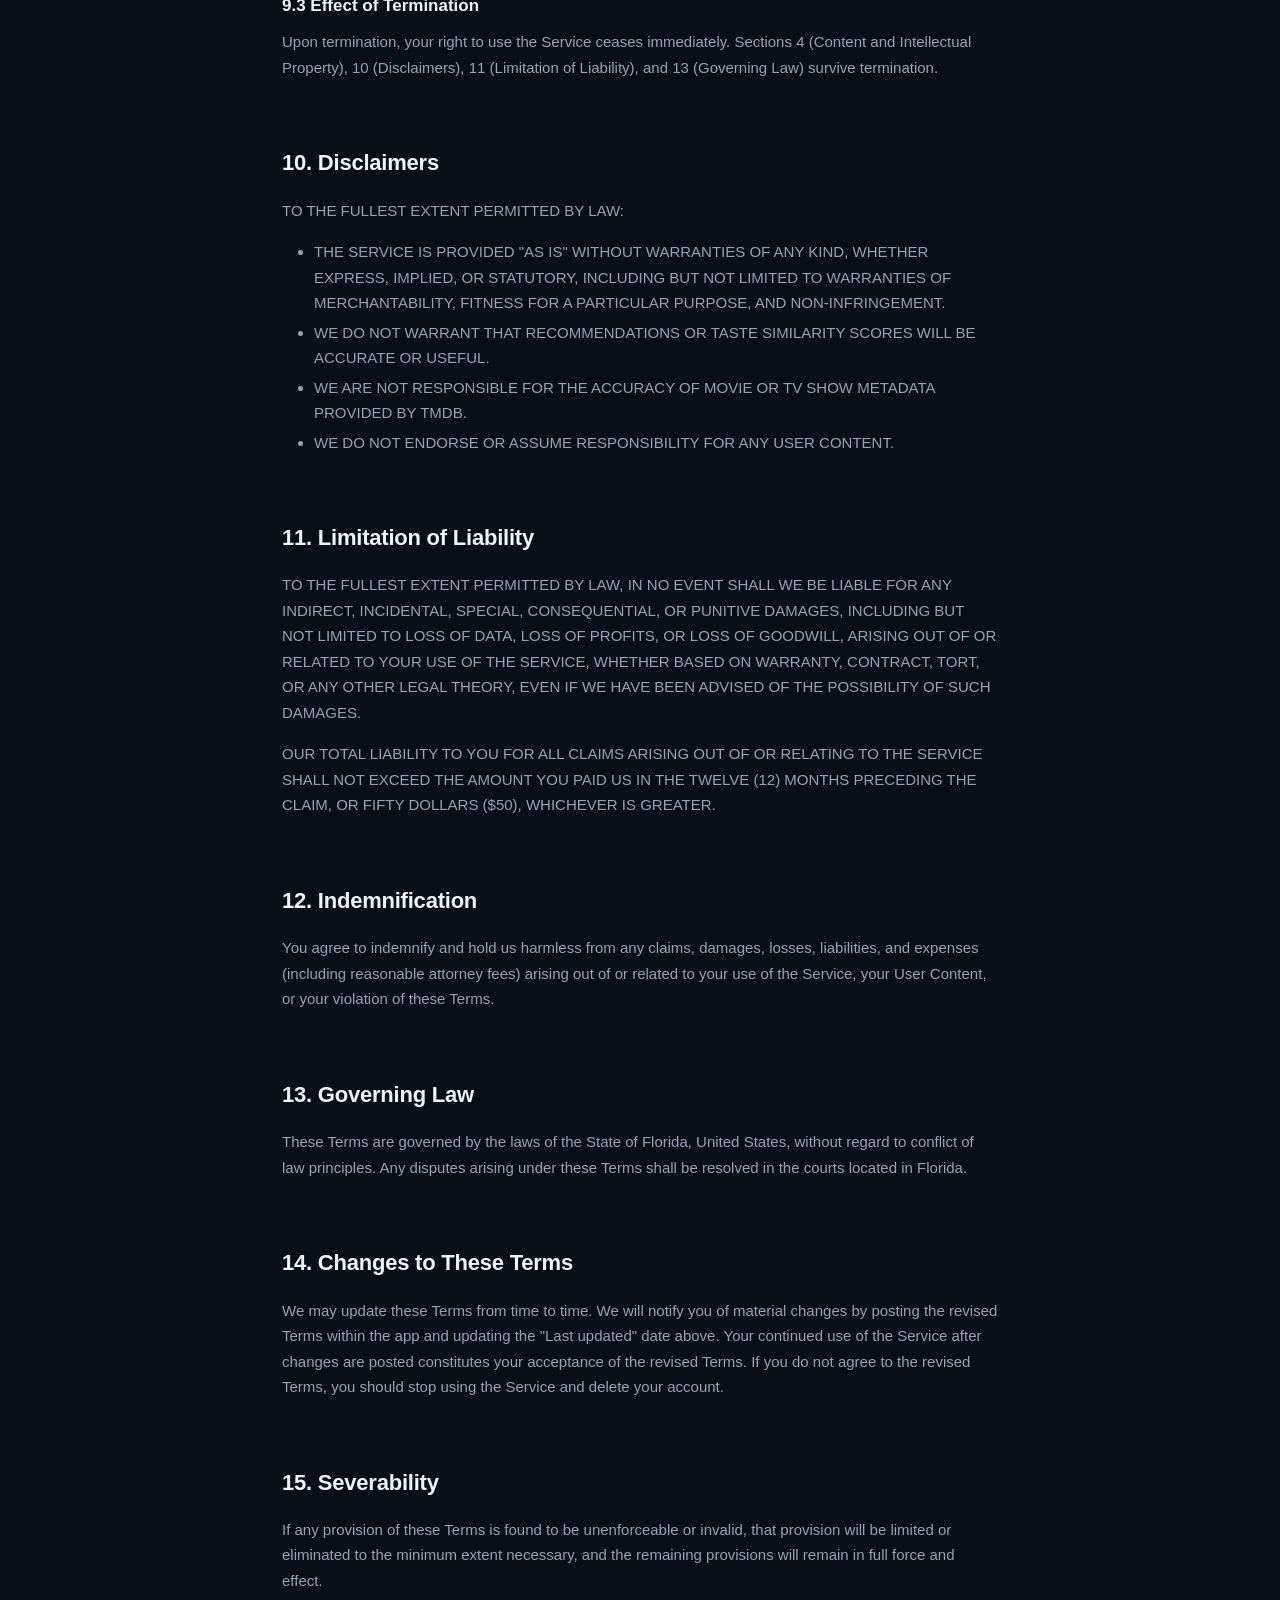
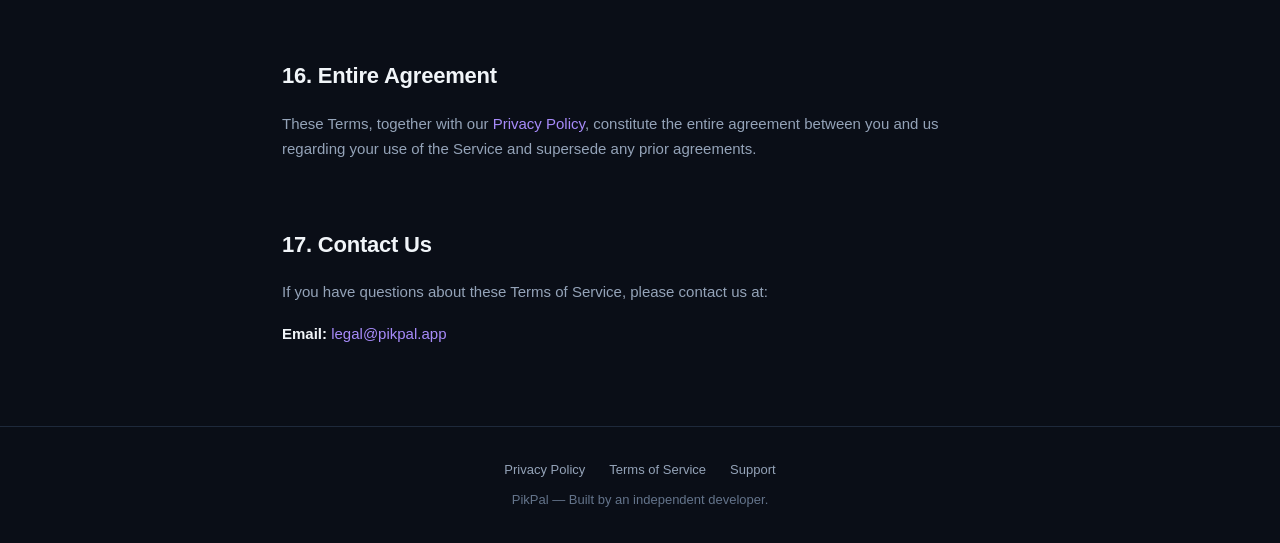
<file: terms-of-service.html>
<!DOCTYPE html>
<html lang="en">
<head>
  <meta charset="UTF-8">
  <meta name="viewport" content="width=device-width, initial-scale=1.0">
  <title>Terms of Service — PikPal</title>
  <meta name="description" content="Terms of Service for PikPal. Understand the rules and responsibilities for using the app.">
  <link rel="stylesheet" href="style.css">
  <link rel="icon" href="data:image/svg+xml,<svg xmlns='http://www.w3.org/2000/svg' viewBox='0 0 100 100'><text y='.9em' font-size='90'>🎬</text></svg>">
</head>
<body>
  <header class="site-header" role="banner">
    <div class="header-inner">
      <a href="/" class="logo" aria-label="PikPal home">
        <span class="logo-icon" aria-hidden="true">W</span>
        PikPal
      </a>
      <nav class="header-nav" aria-label="Legal pages">
        <a href="privacy-policy.html">Privacy Policy</a>
        <a href="terms-of-service.html" class="active" aria-current="page">Terms of Service</a>
        <a href="support.html">Support</a>
      </nav>
    </div>
  </header>

  <main class="content">
    <h1 class="page-title">Terms of Service</h1>
    <p class="page-subtitle">Last updated: July 6, 2026</p>

    <article class="legal-content">

      <div class="highlight-box">
        <p>These Terms of Service ("Terms") govern your use of the PikPal mobile application, web application, and WhatsApp chatbot (collectively, the "Service"), operated by an independent developer ("we," "us," or "our"). By accessing or using the Service, you agree to be bound by these Terms. If you do not agree, please do not use the Service.</p>
      </div>

      <h2 id="service-description">1. Service Description</h2>
      <p>PikPal is a social movie and TV recommendation platform that allows you to:</p>
      <ul>
        <li>Rank movies and TV shows you have watched.</li>
        <li>Write reviews, quotes, and notes about media.</li>
        <li>Connect with friends and discover what they are watching.</li>
        <li>Receive personalized recommendations based on your taste and your friends' activity.</li>
        <li>Manage your watchlist via the app or WhatsApp chatbot.</li>
        <li>Import watch history from Letterboxd and IMDb.</li>
      </ul>

      <div class="highlight-box">
        <p><strong>Beta Notice:</strong> PikPal is currently in beta. Features may change, be added, or be removed without prior notice. We appreciate your patience and feedback as we continue to improve the Service.</p>
      </div>

      <h2 id="accounts">2. Accounts</h2>

      <h3>2.1 Account Creation</h3>
      <p>To use the Service, you must create an account using Google OAuth or phone number verification. You must:</p>
      <ul>
        <li>Be at least 13 years of age.</li>
        <li>Provide accurate information during registration.</li>
        <li>Keep your authentication credentials secure.</li>
        <li>Notify us immediately of any unauthorized access to your account.</li>
      </ul>

      <h3>2.2 Account Responsibilities</h3>
      <p>You are responsible for all activity that occurs under your account. We are not liable for any loss or damage arising from unauthorized use of your account. You may not share your account or let others access the Service through your credentials.</p>

      <h3>2.3 Usernames</h3>
      <p>You may choose a username for your profile. We reserve the right to reclaim or reassign usernames that are inactive, misleading, or violate these Terms. Usernames must not impersonate other people, brands, or organizations.</p>

      <h2 id="acceptable-use">3. Acceptable Use</h2>
      <p>You agree not to use the Service to:</p>
      <ul>
        <li>Post content that is illegal, defamatory, harassing, threatening, obscene, or otherwise objectionable.</li>
        <li>Impersonate any person or entity, or falsely state or misrepresent your affiliation with any person or entity.</li>
        <li>Upload viruses, malware, or other harmful code.</li>
        <li>Attempt to gain unauthorized access to the Service, other users' accounts, or our systems and infrastructure.</li>
        <li>Scrape, crawl, or use automated means to access the Service without our written consent.</li>
        <li>Interfere with or disrupt the Service or servers or networks connected to the Service.</li>
        <li>Use the Service for any commercial purpose without our written consent.</li>
        <li>Spam other users with unsolicited messages, friend requests, or recommendations.</li>
        <li>Circumvent any rate limiting, security measures, or access controls.</li>
      </ul>
      <p>We reserve the right to suspend or terminate accounts that violate these guidelines, at our sole discretion.</p>

      <h3 id="zero-tolerance">3.1 Zero Tolerance for Objectionable Content and Abusive Users</h3>
      <p><strong>There is no tolerance for objectionable content or abusive users on PikPal.</strong> Objectionable content includes, without limitation: hate speech or slurs; harassment, bullying, or threats; sexually explicit or exploitative material; content that promotes violence or self-harm; and spam or deceptive content.</p>
      <p>To keep the community safe, the Service provides:</p>
      <ul>
        <li><strong>Content filtering.</strong> User-submitted text is screened at posting time and objectionable content is rejected.</li>
        <li><strong>Reporting.</strong> Every piece of user-generated content (takes, reviews, notes, and comments) can be flagged from its "…" actions menu. Reports notify us for review.</li>
        <li><strong>Blocking.</strong> You can block any user; a blocked user's content is removed from your view immediately, and blocks are visible to us for moderation review.</li>
        <li><strong>Timely action.</strong> We review reports of objectionable content within 24 hours. Content that violates these terms is removed, and users who post it are ejected from the Service.</li>
      </ul>
      <p>By creating an account or using the Service, you agree to these terms and this zero-tolerance policy.</p>

      <h2 id="content-ownership">4. Content and Intellectual Property</h2>

      <h3>4.1 Your Content</h3>
      <p>You retain ownership of all reviews, quotes, notes, and other original content you create on the Service ("User Content"). By posting User Content, you grant us a non-exclusive, worldwide, royalty-free license to use, display, and distribute your User Content solely for the purpose of operating and improving the Service. This license ends when you delete your User Content or your account, except where your content has been shared with other users and they have retained their own copy (for example, in their activity feed).</p>

      <h3>4.2 Movie and TV Metadata</h3>
      <p>Movie and TV show information displayed in the Service (titles, descriptions, posters, cast data) is sourced from TMDB (The Movie Database). This data is provided under TMDB's terms of use. We do not claim ownership of this metadata.</p>

      <h3>4.3 Our Intellectual Property</h3>
      <p>The Service, including its design, features, code, and branding (but excluding User Content and third-party data), is our intellectual property. You may not copy, modify, distribute, or reverse-engineer any part of the Service without our written consent.</p>

      <h2 id="friend-features">5. Friend Connections and Social Features</h2>
      <p>The Service includes social features such as friend connections, taste similarity scoring, activity feeds, and recommendations. By using these features:</p>
      <ul>
        <li>You consent to your rankings, reviews, and activity being visible to your friends.</li>
        <li>You acknowledge that taste similarity scores are calculated automatically based on shared rankings and are provided for entertainment and discovery purposes.</li>
        <li>You agree not to abuse social features (for example, by mass-sending friend requests to strangers).</li>
      </ul>

      <h2 id="data-import">6. Data Import</h2>
      <p>You may import watch history from Letterboxd and IMDb by uploading CSV export files. By using this feature:</p>
      <ul>
        <li>You represent that you have the right to upload the data contained in those files.</li>
        <li>You acknowledge that the import process is a best-effort match against our media database and may not capture every entry perfectly.</li>
        <li>Uploaded CSV files are processed and then deleted; only the extracted ranking data is retained.</li>
      </ul>

      <h2 id="whatsapp">7. WhatsApp Chatbot</h2>
      <p>The Service offers a WhatsApp chatbot for managing your watchlist and receiving recommendations. By using the chatbot:</p>
      <ul>
        <li>You acknowledge that messages are processed by our servers and by Twilio (our messaging provider).</li>
        <li>You agree to Twilio's terms of service and WhatsApp's terms of service as they apply to chatbot interactions.</li>
        <li>You understand that the chatbot may not be available at all times due to service outages or maintenance.</li>
      </ul>

      <h2 id="service-availability">8. Service Availability</h2>
      <p>We strive to keep the Service available and reliable but make no guarantees regarding uptime or availability. Specifically:</p>
      <ul>
        <li>The Service is provided on an <strong>"as is"</strong> and <strong>"as available"</strong> basis.</li>
        <li>We may modify, suspend, or discontinue any part of the Service at any time, with or without notice.</li>
        <li>We do not guarantee that the Service will be uninterrupted, error-free, or free of harmful components.</li>
        <li>Scheduled maintenance may require temporary service interruptions.</li>
      </ul>

      <h2 id="termination">9. Termination</h2>

      <h3>9.1 By You</h3>
      <p>You may delete your account at any time through the app's settings. Upon deletion, your personal data, rankings, reviews, and friend connections will be permanently removed in accordance with our <a href="privacy-policy.html">Privacy Policy</a>.</p>

      <h3>9.2 By Us</h3>
      <p>We may suspend or terminate your account at any time, with or without cause, and with or without notice. Reasons for termination may include, but are not limited to:</p>
      <ul>
        <li>Violation of these Terms or our Acceptable Use policy.</li>
        <li>Conduct that is harmful to other users, us, or third parties.</li>
        <li>Extended inactivity.</li>
        <li>Requests by law enforcement or government agencies.</li>
      </ul>

      <h3>9.3 Effect of Termination</h3>
      <p>Upon termination, your right to use the Service ceases immediately. Sections 4 (Content and Intellectual Property), 10 (Disclaimers), 11 (Limitation of Liability), and 13 (Governing Law) survive termination.</p>

      <h2 id="disclaimers">10. Disclaimers</h2>
      <p>TO THE FULLEST EXTENT PERMITTED BY LAW:</p>
      <ul>
        <li>THE SERVICE IS PROVIDED "AS IS" WITHOUT WARRANTIES OF ANY KIND, WHETHER EXPRESS, IMPLIED, OR STATUTORY, INCLUDING BUT NOT LIMITED TO WARRANTIES OF MERCHANTABILITY, FITNESS FOR A PARTICULAR PURPOSE, AND NON-INFRINGEMENT.</li>
        <li>WE DO NOT WARRANT THAT RECOMMENDATIONS OR TASTE SIMILARITY SCORES WILL BE ACCURATE OR USEFUL.</li>
        <li>WE ARE NOT RESPONSIBLE FOR THE ACCURACY OF MOVIE OR TV SHOW METADATA PROVIDED BY TMDB.</li>
        <li>WE DO NOT ENDORSE OR ASSUME RESPONSIBILITY FOR ANY USER CONTENT.</li>
      </ul>

      <h2 id="liability">11. Limitation of Liability</h2>
      <p>TO THE FULLEST EXTENT PERMITTED BY LAW, IN NO EVENT SHALL WE BE LIABLE FOR ANY INDIRECT, INCIDENTAL, SPECIAL, CONSEQUENTIAL, OR PUNITIVE DAMAGES, INCLUDING BUT NOT LIMITED TO LOSS OF DATA, LOSS OF PROFITS, OR LOSS OF GOODWILL, ARISING OUT OF OR RELATED TO YOUR USE OF THE SERVICE, WHETHER BASED ON WARRANTY, CONTRACT, TORT, OR ANY OTHER LEGAL THEORY, EVEN IF WE HAVE BEEN ADVISED OF THE POSSIBILITY OF SUCH DAMAGES.</p>
      <p>OUR TOTAL LIABILITY TO YOU FOR ALL CLAIMS ARISING OUT OF OR RELATING TO THE SERVICE SHALL NOT EXCEED THE AMOUNT YOU PAID US IN THE TWELVE (12) MONTHS PRECEDING THE CLAIM, OR FIFTY DOLLARS ($50), WHICHEVER IS GREATER.</p>

      <h2 id="indemnification">12. Indemnification</h2>
      <p>You agree to indemnify and hold us harmless from any claims, damages, losses, liabilities, and expenses (including reasonable attorney fees) arising out of or related to your use of the Service, your User Content, or your violation of these Terms.</p>

      <h2 id="governing-law">13. Governing Law</h2>
      <p>These Terms are governed by the laws of the State of Florida, United States, without regard to conflict of law principles. Any disputes arising under these Terms shall be resolved in the courts located in Florida.</p>

      <h2 id="changes">14. Changes to These Terms</h2>
      <p>We may update these Terms from time to time. We will notify you of material changes by posting the revised Terms within the app and updating the "Last updated" date above. Your continued use of the Service after changes are posted constitutes your acceptance of the revised Terms. If you do not agree to the revised Terms, you should stop using the Service and delete your account.</p>

      <h2 id="severability">15. Severability</h2>
      <p>If any provision of these Terms is found to be unenforceable or invalid, that provision will be limited or eliminated to the minimum extent necessary, and the remaining provisions will remain in full force and effect.</p>

      <h2 id="entire-agreement">16. Entire Agreement</h2>
      <p>These Terms, together with our <a href="privacy-policy.html">Privacy Policy</a>, constitute the entire agreement between you and us regarding your use of the Service and supersede any prior agreements.</p>

      <h2 id="contact">17. Contact Us</h2>
      <p>If you have questions about these Terms of Service, please contact us at:</p>
      <p><strong>Email:</strong> <a href="mailto:legal@pikpal.app">legal@pikpal.app</a></p>

    </article>
  </main>

  <footer class="site-footer" role="contentinfo">
    <div class="footer-inner">
      <nav class="footer-links" aria-label="Footer navigation">
        <a href="privacy-policy.html">Privacy Policy</a>
        <a href="terms-of-service.html" aria-current="page">Terms of Service</a>
        <a href="support.html">Support</a>
      </nav>
      <p>PikPal &mdash; Built by an independent developer.</p>
    </div>
  </footer>
</body>
</html>
</file>
<file: style.css>
/* Watchlist Legal — Midnight Cinema Theme */

*,
*::before,
*::after {
  box-sizing: border-box;
  margin: 0;
  padding: 0;
}

:root {
  --bg-primary: #0A0E17;
  --bg-secondary: #111827;
  --bg-card: #1F2937;
  --accent: #A78BFA;
  --accent-dim: rgba(167, 139, 250, 0.15);
  --text-primary: #F1F5F9;
  --text-secondary: #94A3B8;
  --text-muted: #64748B;
  --border: #1E293B;
  --font-sans: -apple-system, BlinkMacSystemFont, 'Segoe UI', Roboto, 'Helvetica Neue', Arial, sans-serif;
  --font-mono: 'SF Mono', 'Fira Code', 'Fira Mono', Menlo, Consolas, monospace;
  --max-width: 780px;
  --spacing-xs: 0.25rem;
  --spacing-sm: 0.5rem;
  --spacing-md: 1rem;
  --spacing-lg: 1.5rem;
  --spacing-xl: 2rem;
  --spacing-2xl: 3rem;
  --spacing-3xl: 4rem;
}

html {
  font-size: 16px;
  scroll-behavior: smooth;
  -webkit-font-smoothing: antialiased;
  -moz-osx-font-smoothing: grayscale;
}

body {
  font-family: var(--font-sans);
  background-color: var(--bg-primary);
  color: var(--text-primary);
  line-height: 1.7;
  min-height: 100vh;
  display: flex;
  flex-direction: column;
}

a {
  color: var(--accent);
  text-decoration: none;
  transition: opacity 0.2s ease;
}

a:hover {
  opacity: 0.8;
  text-decoration: underline;
}

a:focus-visible {
  outline: 2px solid var(--accent);
  outline-offset: 2px;
  border-radius: 2px;
}

/* ── Header ────────────────────────────────────────────── */

.site-header {
  border-bottom: 1px solid var(--border);
  background-color: rgba(10, 14, 23, 0.85);
  backdrop-filter: blur(12px);
  -webkit-backdrop-filter: blur(12px);
  position: sticky;
  top: 0;
  z-index: 100;
}

.header-inner {
  max-width: var(--max-width);
  margin: 0 auto;
  padding: var(--spacing-md) var(--spacing-xl);
  display: flex;
  align-items: center;
  justify-content: space-between;
}

.logo {
  display: flex;
  align-items: center;
  gap: var(--spacing-sm);
  font-size: 1.25rem;
  font-weight: 700;
  color: var(--text-primary);
  text-decoration: none;
}

.logo:hover {
  text-decoration: none;
  opacity: 1;
}

.logo-icon {
  width: 28px;
  height: 28px;
  background: linear-gradient(135deg, var(--accent), #8B5CF6);
  border-radius: 6px;
  display: flex;
  align-items: center;
  justify-content: center;
  font-size: 14px;
}

.header-nav {
  display: flex;
  gap: var(--spacing-lg);
}

.header-nav a {
  color: var(--text-secondary);
  font-size: 0.875rem;
  font-weight: 500;
  transition: color 0.2s ease;
}

.header-nav a:hover {
  color: var(--text-primary);
  text-decoration: none;
}

.header-nav a.active {
  color: var(--accent);
}

/* ── Main Content ──────────────────────────────────────── */

.content {
  flex: 1;
  max-width: var(--max-width);
  margin: 0 auto;
  padding: var(--spacing-3xl) var(--spacing-xl);
  width: 100%;
}

.page-title {
  font-size: 2.25rem;
  font-weight: 800;
  letter-spacing: -0.025em;
  line-height: 1.2;
  margin-bottom: var(--spacing-sm);
}

.page-subtitle {
  color: var(--text-muted);
  font-size: 0.9375rem;
  margin-bottom: var(--spacing-3xl);
}

/* ── Legal Content ─────────────────────────────────────── */

.legal-content h2 {
  font-size: 1.375rem;
  font-weight: 700;
  margin-top: var(--spacing-3xl);
  margin-bottom: var(--spacing-md);
  color: var(--text-primary);
  letter-spacing: -0.01em;
}

.legal-content h2:first-child {
  margin-top: 0;
}

.legal-content h3 {
  font-size: 1.0625rem;
  font-weight: 600;
  margin-top: var(--spacing-xl);
  margin-bottom: var(--spacing-sm);
  color: var(--text-primary);
}

.legal-content p {
  color: var(--text-secondary);
  margin-bottom: var(--spacing-md);
  font-size: 0.9375rem;
}

.legal-content ul,
.legal-content ol {
  color: var(--text-secondary);
  margin-bottom: var(--spacing-md);
  padding-left: var(--spacing-xl);
  font-size: 0.9375rem;
}

.legal-content li {
  margin-bottom: var(--spacing-xs);
}

.legal-content strong {
  color: var(--text-primary);
  font-weight: 600;
}

.legal-content .highlight-box {
  background-color: var(--accent-dim);
  border-left: 3px solid var(--accent);
  padding: var(--spacing-md) var(--spacing-lg);
  border-radius: 0 8px 8px 0;
  margin: var(--spacing-xl) 0;
}

.legal-content .highlight-box p {
  color: var(--text-primary);
  margin-bottom: 0;
}

/* ── Index Page ────────────────────────────────────────── */

.index-hero {
  text-align: center;
  padding: var(--spacing-3xl) 0;
}

.index-hero .page-title {
  font-size: 2.75rem;
}

.index-hero .page-subtitle {
  font-size: 1.0625rem;
  max-width: 500px;
  margin-left: auto;
  margin-right: auto;
}

.card-grid {
  display: grid;
  grid-template-columns: repeat(auto-fit, minmax(300px, 1fr));
  gap: var(--spacing-lg);
  margin-top: var(--spacing-2xl);
}

.card {
  background-color: var(--bg-secondary);
  border: 1px solid var(--border);
  border-radius: 12px;
  padding: var(--spacing-xl);
  transition: border-color 0.2s ease, transform 0.2s ease;
  text-decoration: none;
  display: block;
}

.card:hover {
  border-color: var(--accent);
  transform: translateY(-2px);
  text-decoration: none;
  opacity: 1;
}

.card:focus-visible {
  outline: 2px solid var(--accent);
  outline-offset: 2px;
}

.card-icon {
  font-size: 1.75rem;
  margin-bottom: var(--spacing-md);
}

.card h2 {
  font-size: 1.25rem;
  font-weight: 700;
  color: var(--text-primary);
  margin-bottom: var(--spacing-sm);
}

.card p {
  color: var(--text-secondary);
  font-size: 0.875rem;
  line-height: 1.6;
}

/* ── Footer ────────────────────────────────────────────── */

.site-footer {
  border-top: 1px solid var(--border);
  padding: var(--spacing-xl);
  text-align: center;
}

.footer-inner {
  max-width: var(--max-width);
  margin: 0 auto;
  color: var(--text-muted);
  font-size: 0.8125rem;
}

.footer-inner a {
  color: var(--text-secondary);
}

.footer-links {
  display: flex;
  justify-content: center;
  gap: var(--spacing-lg);
  margin-bottom: var(--spacing-sm);
}

/* ── Responsive ────────────────────────────────────────── */

@media (max-width: 640px) {
  .content {
    padding: var(--spacing-xl) var(--spacing-md);
  }

  .header-inner {
    padding: var(--spacing-md);
  }

  .page-title {
    font-size: 1.75rem;
  }

  .index-hero .page-title {
    font-size: 2rem;
  }

  .legal-content h2 {
    font-size: 1.25rem;
  }

  .card-grid {
    grid-template-columns: 1fr;
  }
}
</file>
